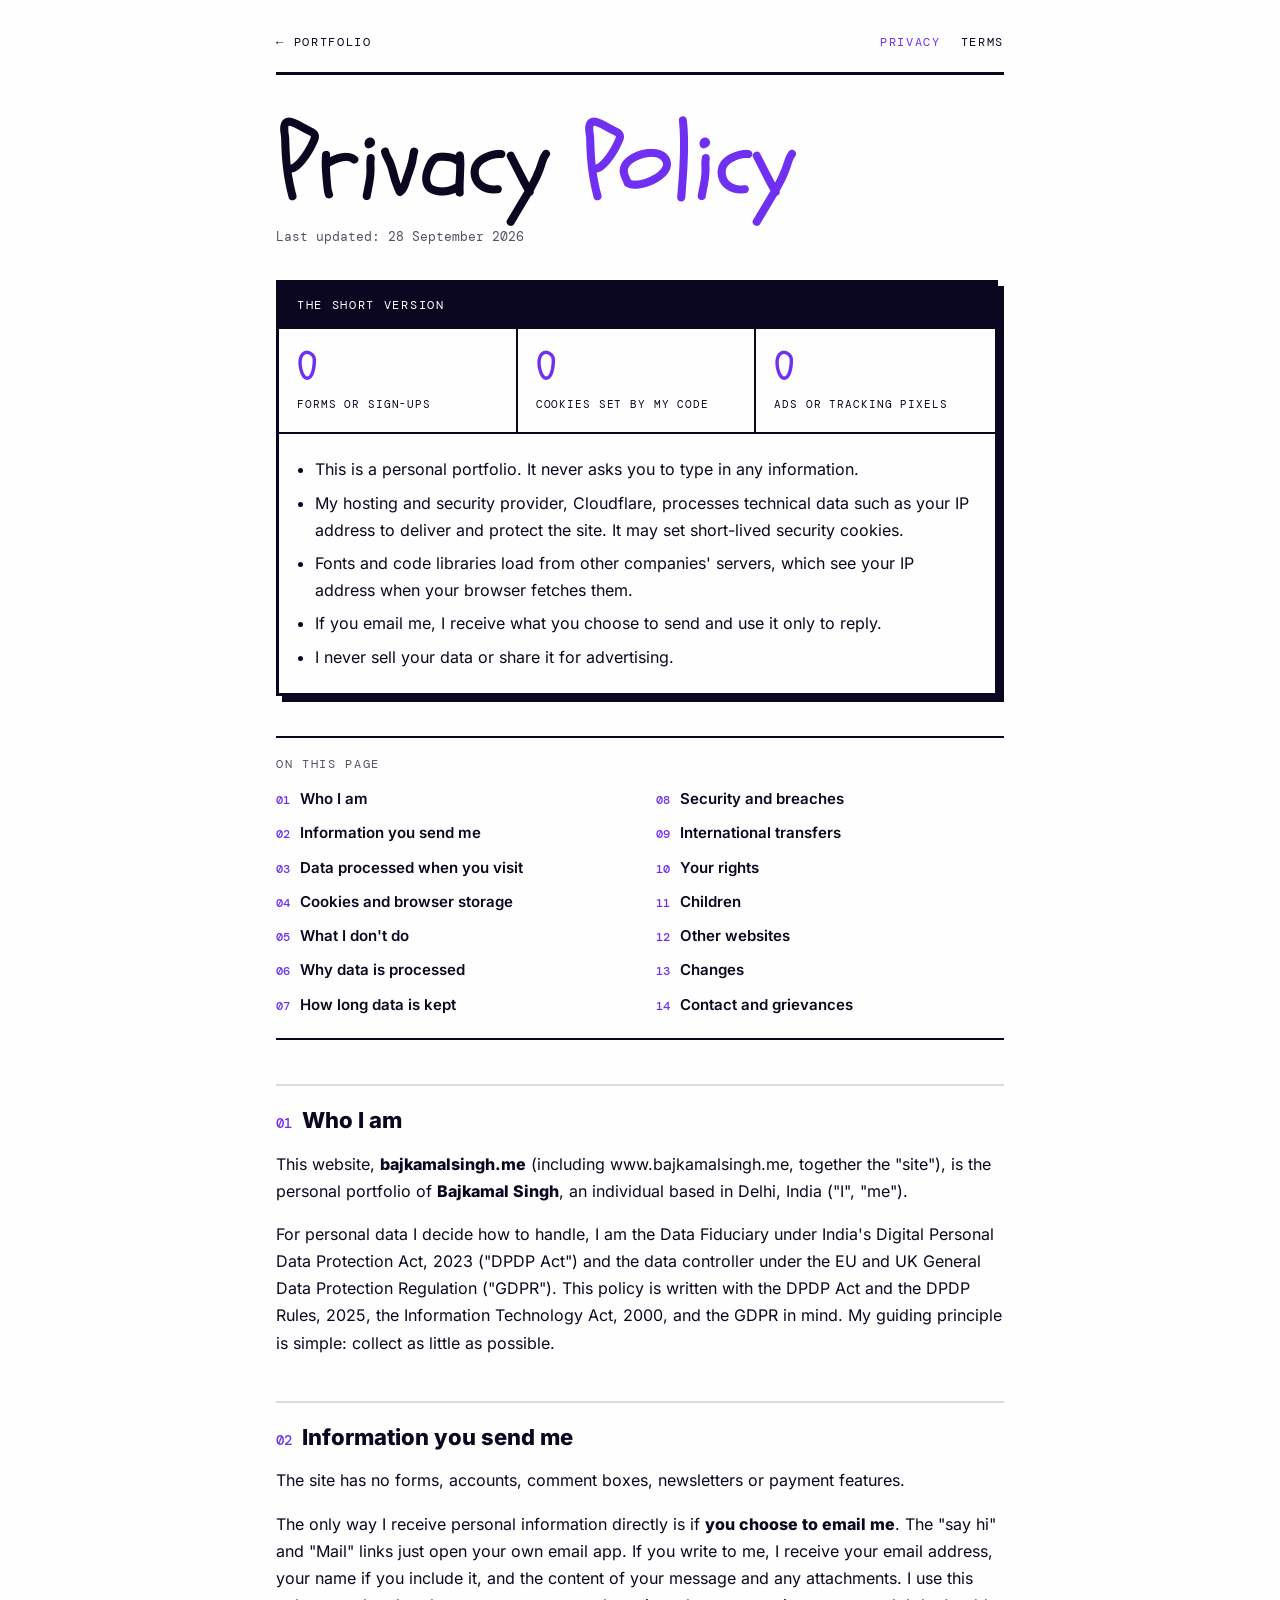
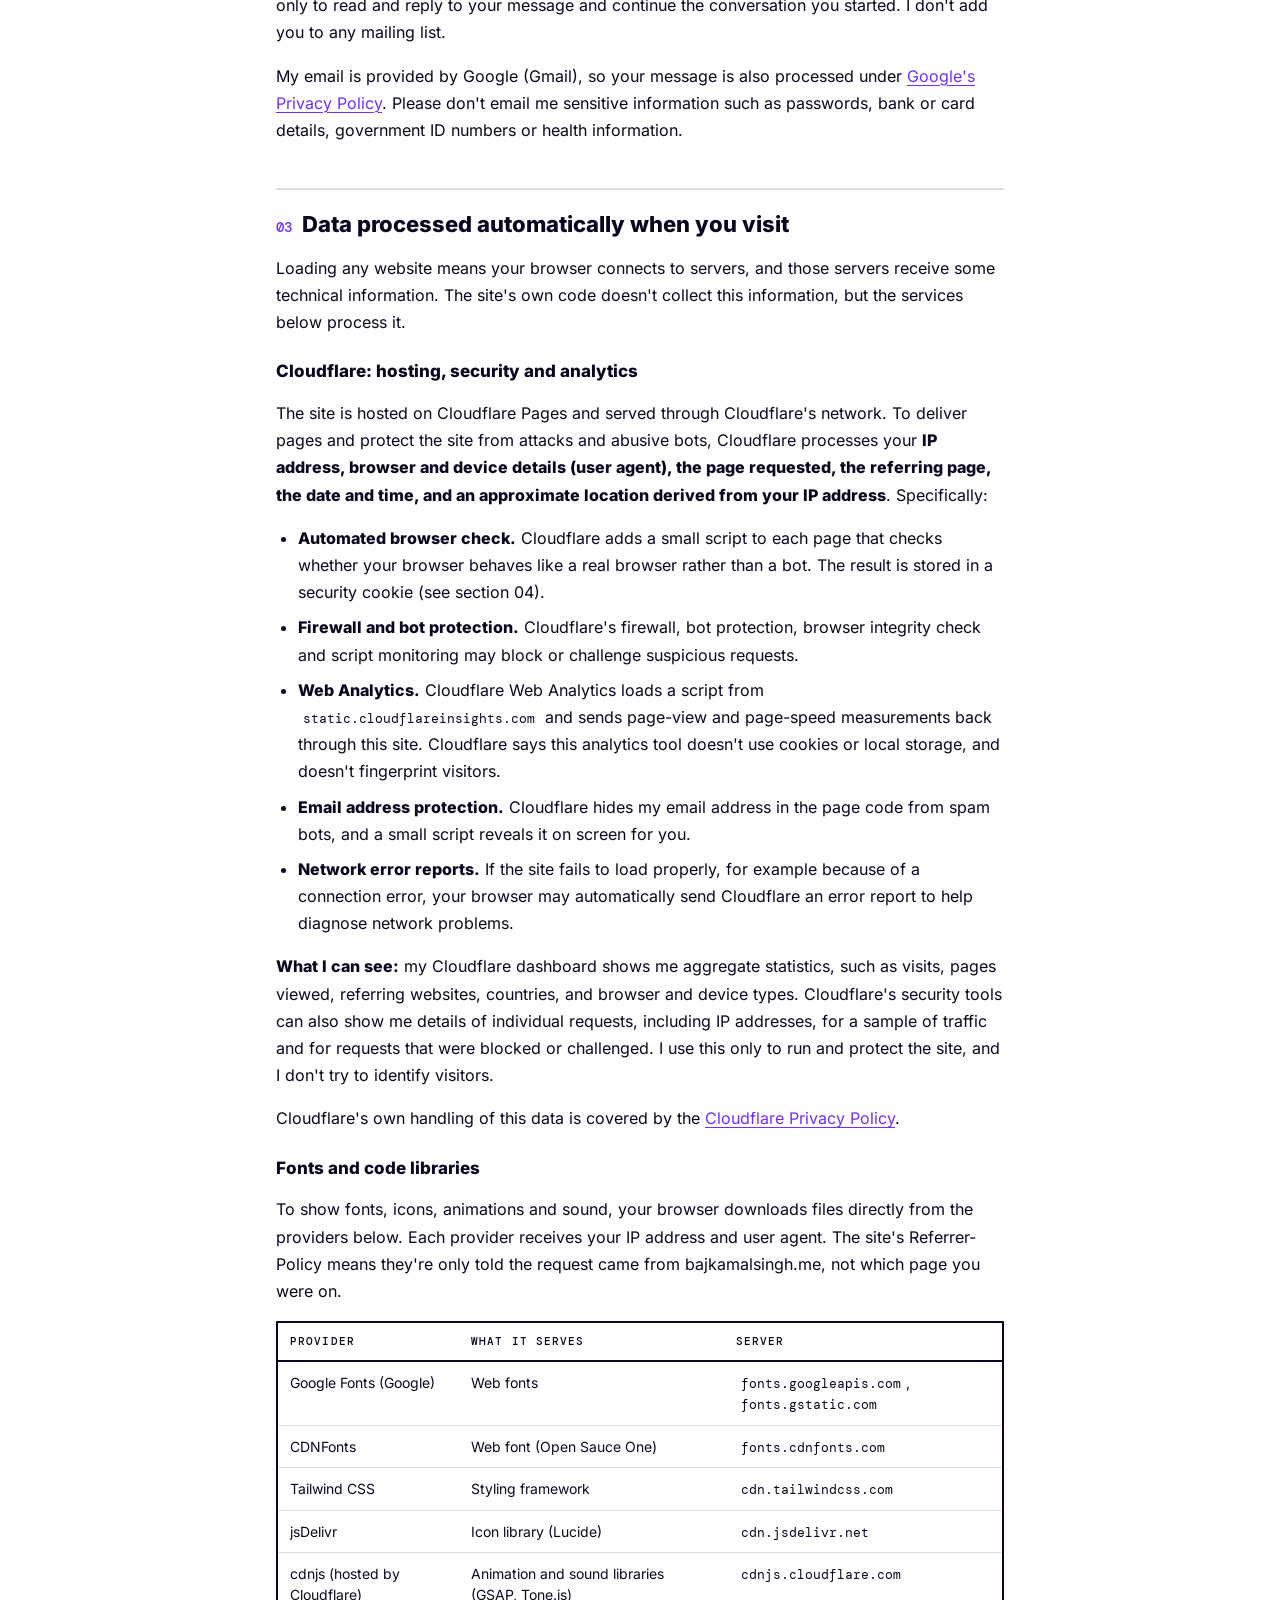
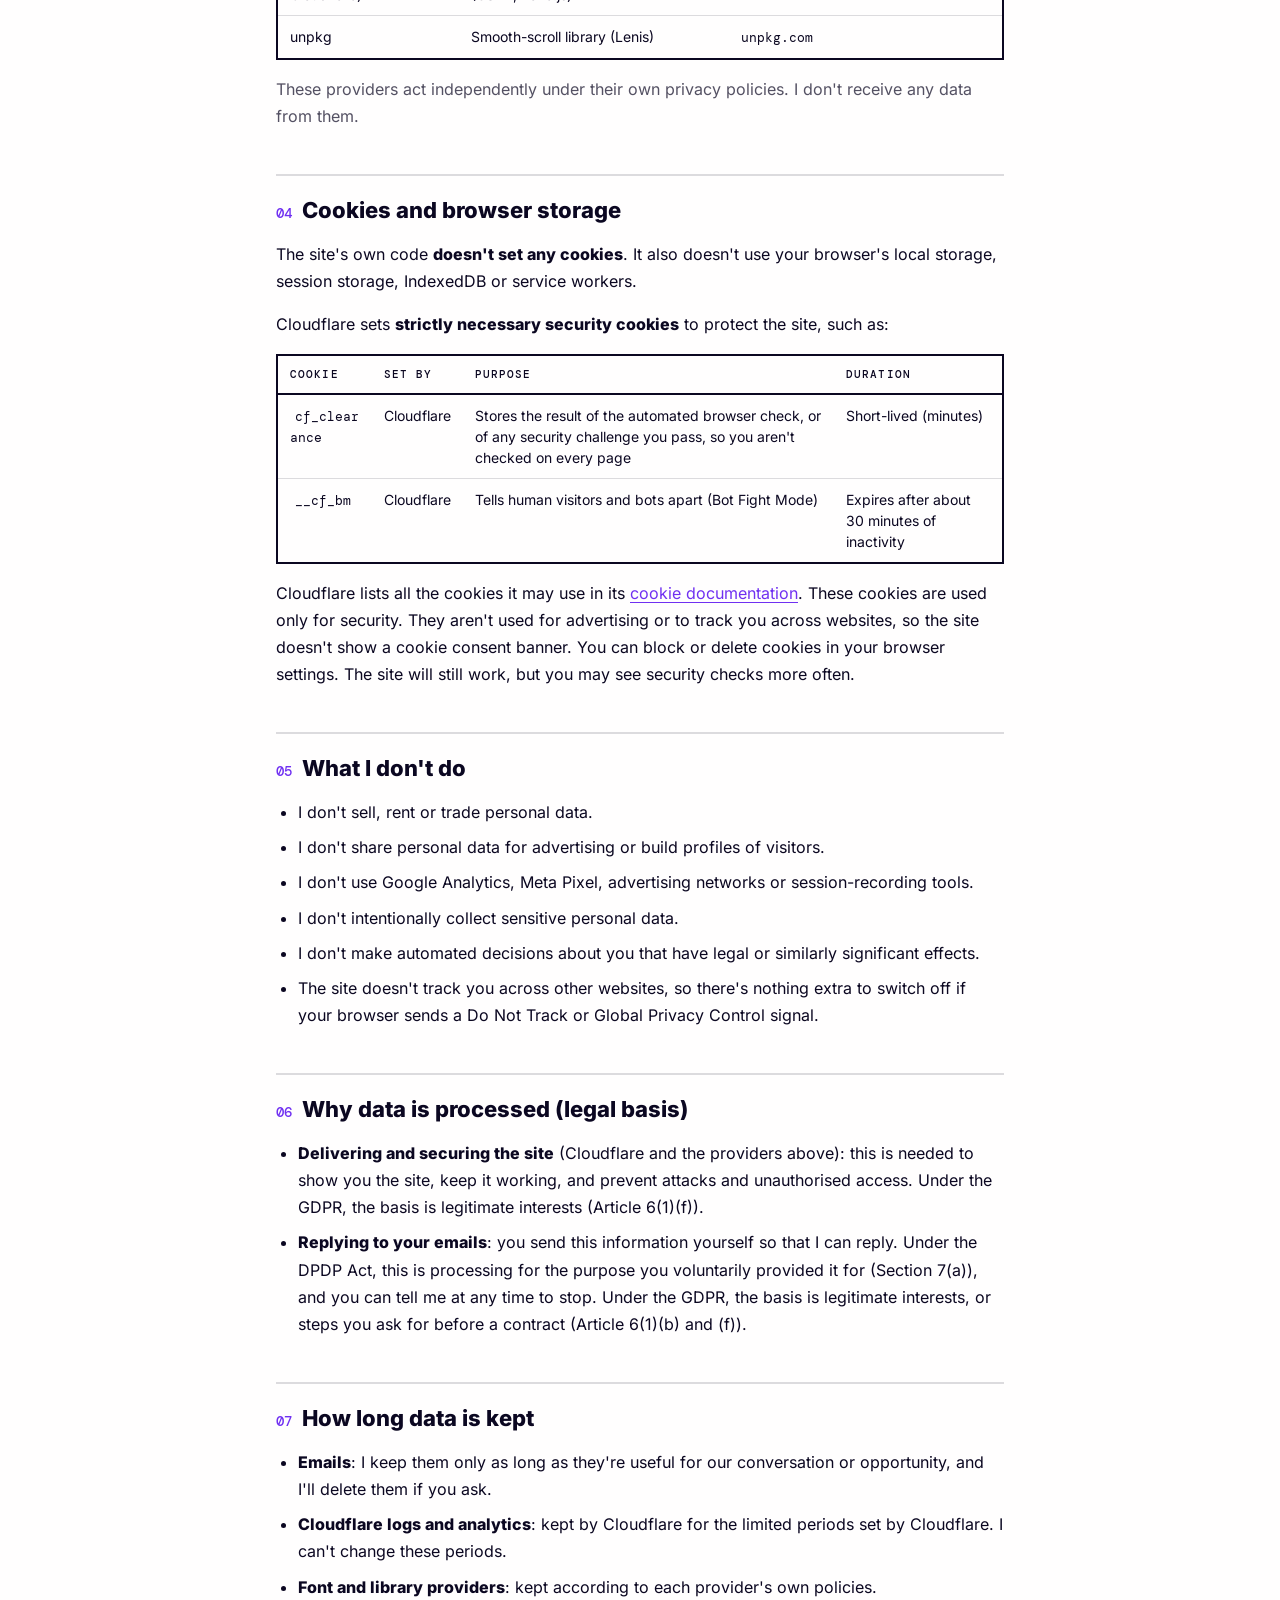
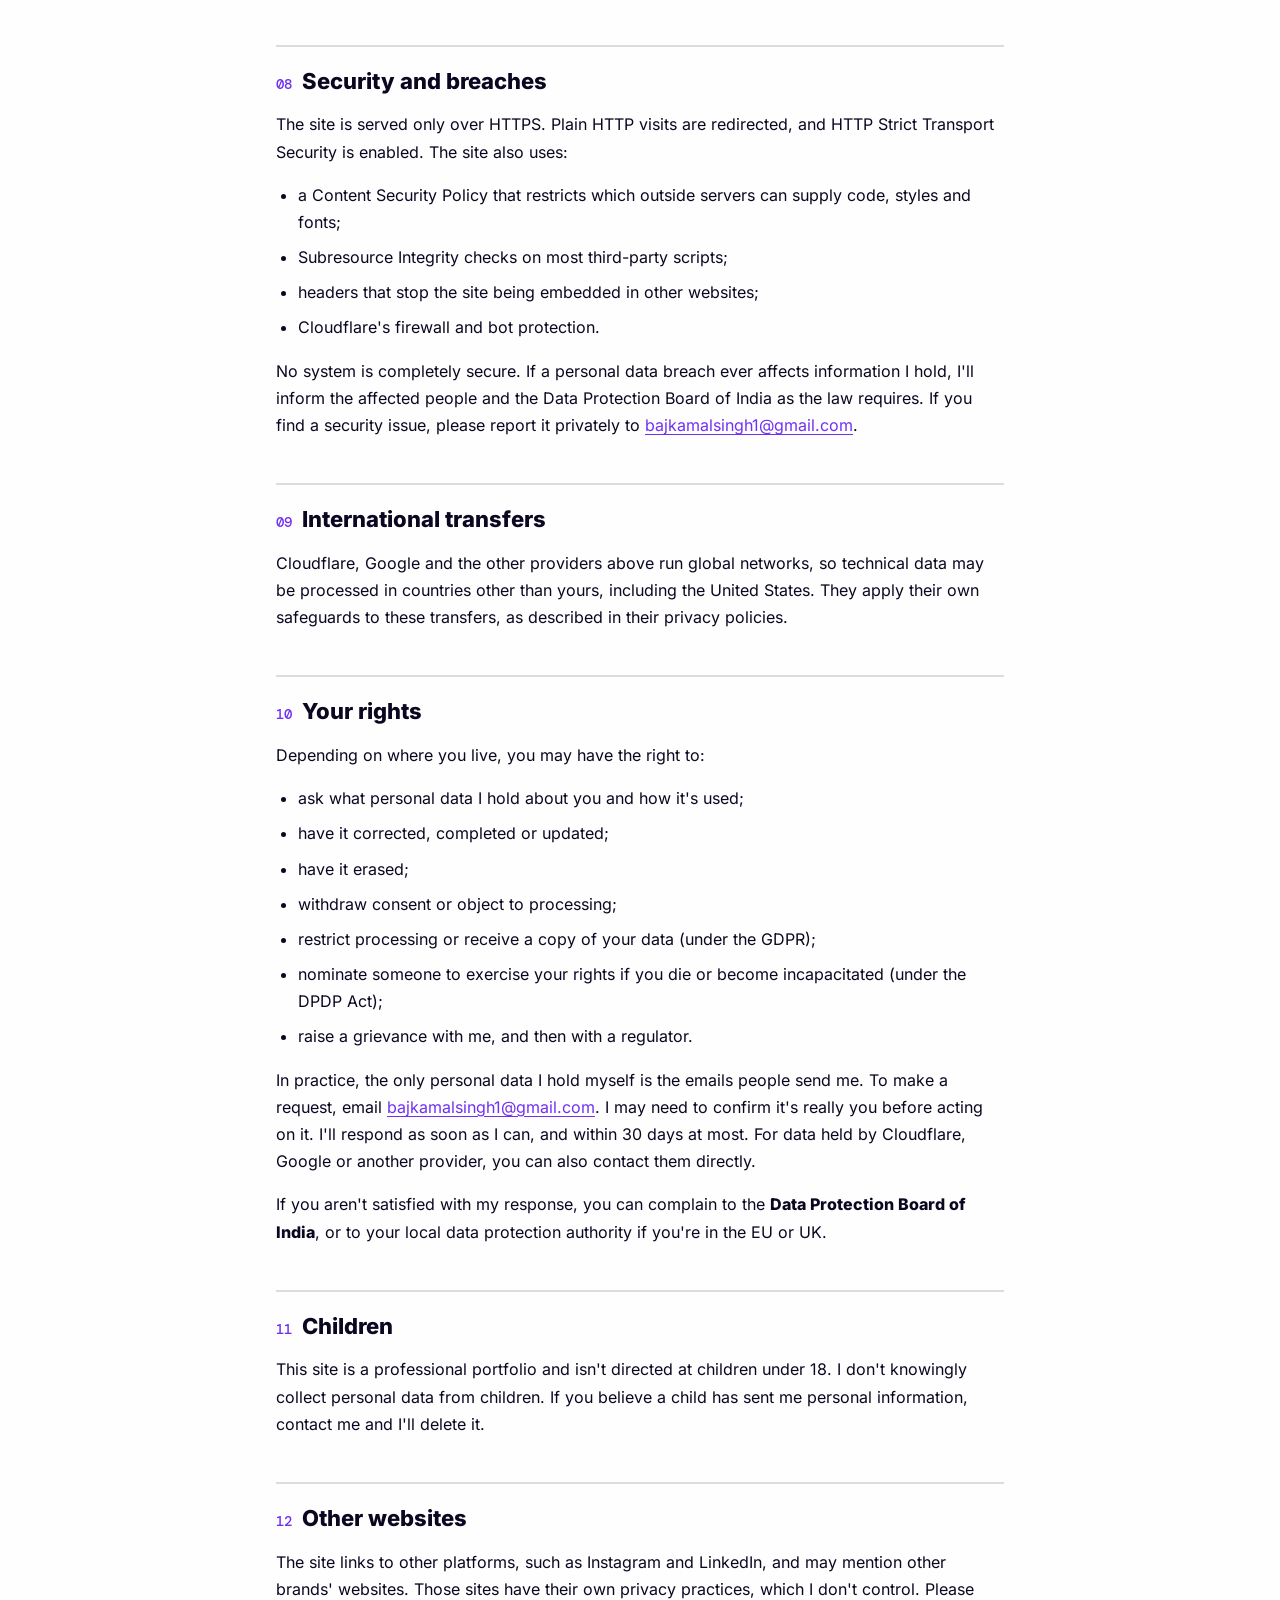
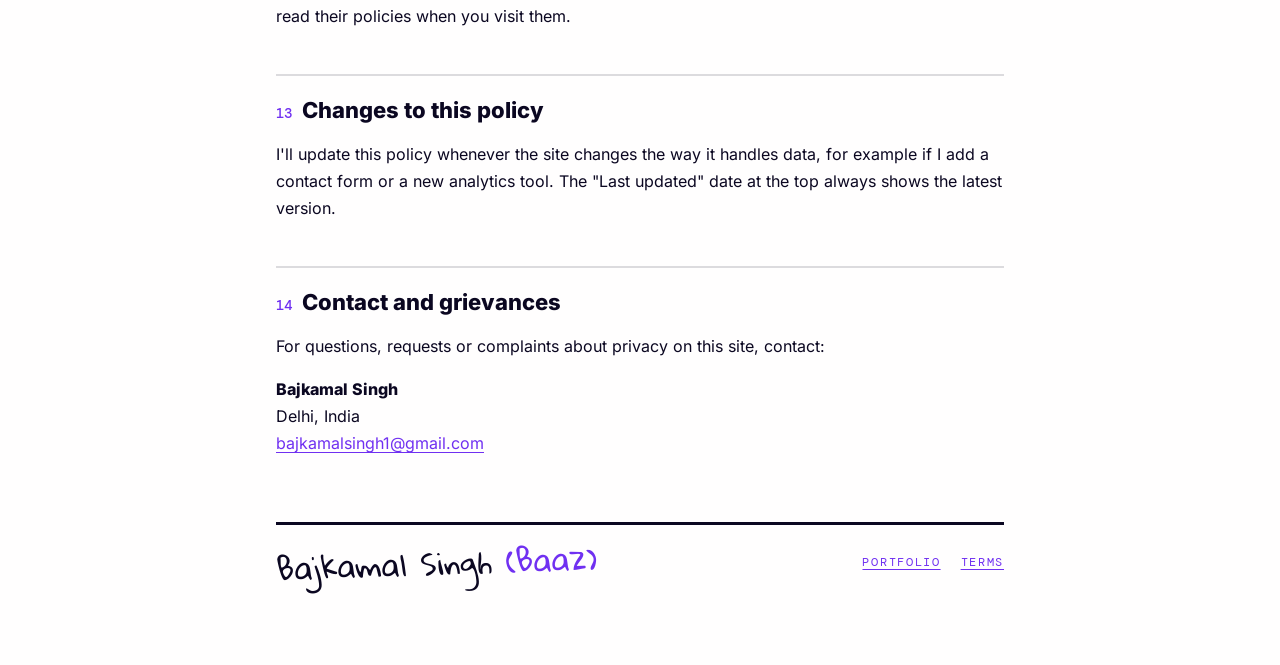
<file: privacy.html>
<!DOCTYPE html>
<html lang="en">
<head>
    <meta charset="UTF-8">
    <meta name="viewport" content="width=device-width, initial-scale=1.0">
    <meta name="color-scheme" content="only light">
    <title>Privacy Policy | Bajkamal Singh</title>
    <meta name="description" content="Privacy Policy for bajkamalsingh.me — what data is processed when you visit this portfolio, by whom, and your rights.">

    
    
    <link href="fonts/fontface-0.css" rel="stylesheet">

    <style>
        :root {
            --beige: #FFFEFE;
            --beige-dark: #FFFEFE;
            --blue: #7030F1;
            --navy: #0B0721;
            --muted: rgba(11,7,33,0.7);
            --rule: rgba(11,7,33,0.14);
        }
        *, *::before, *::after { box-sizing: border-box; }
        html { -webkit-text-size-adjust: 100%; scroll-behavior: smooth; }
        @media (prefers-reduced-motion: reduce) { html { scroll-behavior: auto; } }
        body {
            margin: 0;
            background: var(--beige);
            color: var(--navy);
            font-family: 'Inter', Arial, sans-serif;
            font-size: 16px;
            line-height: 1.7;
            overflow-wrap: break-word;
        }
        ::selection { background: var(--blue); color: var(--beige); }
        a { color: var(--blue); text-underline-offset: 3px; }
        a:focus-visible { outline: 2px solid var(--blue); outline-offset: 3px; }

        .wrap { max-width: 760px; margin: 0 auto; padding: 20px 16px 80px; }
        .topbar {
            display: flex; justify-content: space-between; align-items: center; gap: 16px;
            font-family: 'DM Mono', monospace; font-size: 12px; letter-spacing: 0.14em; text-transform: uppercase;
            padding-bottom: 8px; border-bottom: 3px solid var(--navy);
        }
        .topbar a { color: var(--navy); text-decoration: none; display: inline-flex; align-items: center; min-height: 44px; }
        .topbar a:hover { color: var(--blue); }
        .topbar nav { display: flex; gap: 20px; }
        .topbar nav a[aria-current="page"] { color: var(--blue); }

        h1 {
            font-family: 'Schoolbell', cursive; font-weight: 400;
            font-size: clamp(52px, 14vw, 104px); line-height: 0.95;
            margin: 40px 0 12px; letter-spacing: -0.01em;
        }
        h1 span { color: var(--blue); }
        .updated { font-family: 'DM Mono', monospace; font-size: 13px; color: var(--muted); margin: 0 0 32px; }

        .ledger {
            border: 3px solid var(--navy); background: #FFFEFE;
            box-shadow: 6px 6px 0 var(--navy);
            margin: 0 6px 40px 0;
        }
        .ledger-head {
            font-family: 'DM Mono', monospace; font-size: 12px; letter-spacing: 0.14em; text-transform: uppercase;
            padding: 12px 18px; border-bottom: 2px solid var(--navy); background: var(--navy); color: var(--beige);
        }
        .ledger-counts { display: grid; grid-template-columns: repeat(3, 1fr); border-bottom: 2px solid var(--navy); }
        .ledger-counts div { padding: 16px 18px; border-right: 2px solid var(--navy); }
        .ledger-counts div:last-child { border-right: 0; }
        .ledger-counts b { display: block; font-family: 'Schoolbell', cursive; font-weight: 400; font-size: 44px; line-height: 1; color: var(--blue); }
        .ledger-counts span { font-family: 'DM Mono', monospace; font-size: 11px; letter-spacing: 0.08em; text-transform: uppercase; }
        .ledger ul { margin: 0; padding: 16px 18px 16px 36px; }
        .ledger li { margin: 6px 0; }

        .toc { border-top: 2px solid var(--navy); border-bottom: 2px solid var(--navy); padding: 16px 0; margin: 0 0 8px; }
        .toc-title { font-family: 'DM Mono', monospace; font-size: 12px; letter-spacing: 0.14em; text-transform: uppercase; margin: 0 0 8px; color: var(--muted); }
        .toc ol { list-style: none; margin: 0; padding: 0; columns: 2; column-gap: 32px; }
        .toc li { margin: 0; break-inside: avoid; }
        .toc a { display: flex; gap: 10px; align-items: baseline; padding: 7px 0; color: var(--navy); text-decoration: none; font-weight: 600; font-size: 15px; line-height: 1.35; }
        .toc a:hover { color: var(--blue); }
        .toc a span { font-family: 'DM Mono', monospace; font-weight: 500; font-size: 12px; color: var(--blue); flex: 0 0 auto; }

        h2 {
            font-family: 'Inter', Arial, sans-serif; font-weight: 800; font-size: 22px; line-height: 1.3;
            margin: 44px 0 12px; padding-top: 20px; border-top: 2px solid var(--rule);
            scroll-margin-top: 12px;
        }
        h2 .n { font-family: 'DM Mono', monospace; font-weight: 500; font-size: 14px; color: var(--blue); margin-right: 10px; }
        h3 { font-size: 17px; font-weight: 800; margin: 24px 0 6px; line-height: 1.4; }
        ul { padding-left: 22px; }
        li { margin: 8px 0; }
        .muted { color: var(--muted); }

        .table-scroll { overflow-x: auto; margin: 16px 0; border: 2px solid var(--navy); background: #FFFEFE; }
        table { width: 100%; border-collapse: collapse; font-size: 14px; line-height: 1.5; }
        th, td { text-align: left; vertical-align: top; padding: 10px 12px; border-bottom: 1px solid var(--rule); }
        th { font-family: 'DM Mono', monospace; font-weight: 500; font-size: 11px; letter-spacing: 0.1em; text-transform: uppercase; background: var(--beige-dark); border-bottom: 2px solid var(--navy); }
        tr:last-child td { border-bottom: 0; }
        code { font-family: 'DM Mono', monospace; font-size: 13px; background: var(--beige-dark); padding: 1px 5px; overflow-wrap: anywhere; }

        .sign {
            margin-top: 64px; padding-top: 16px; border-top: 3px solid var(--navy);
            display: flex; flex-wrap: wrap; justify-content: space-between; align-items: center; gap: 12px 16px;
        }
        .sign .name { font-family: 'Gloria Hallelujah', cursive; font-size: 30px; line-height: 1.2; transform: rotate(-2deg); }
        .sign .name span { color: var(--blue); }
        .sign .links { font-family: 'DM Mono', monospace; font-size: 12px; letter-spacing: 0.14em; text-transform: uppercase; display: flex; gap: 20px; }
        .sign .links a { display: inline-flex; align-items: center; min-height: 44px; }

        .visually-hidden { position: absolute; width: 1px; height: 1px; padding: 0; margin: -1px; overflow: hidden; clip: rect(0, 0, 0, 0); white-space: nowrap; border: 0; }

        /* Phones: stack tables into cards so nothing needs sideways scrolling */
        @media (max-width: 600px) {
            .toc ol { columns: 1; }
            h2 { font-size: 20px; margin-top: 36px; }
            .ledger-counts { grid-template-columns: 1fr; }
            .ledger-counts div { border-right: 0; border-bottom: 2px solid var(--navy); display: flex; align-items: center; gap: 14px; padding: 12px 18px; }
            .ledger-counts div:last-child { border-bottom: 0; }
            .ledger-counts b { font-size: 38px; }
            .ledger ul { padding: 14px 16px 14px 32px; }

            .table-scroll { border: 0; background: transparent; overflow: visible; }
            .table-scroll thead { position: absolute; width: 1px; height: 1px; overflow: hidden; clip: rect(0, 0, 0, 0); }
            .table-scroll table, .table-scroll tbody, .table-scroll tr, .table-scroll td { display: block; width: 100%; }
            .table-scroll tr { background: #FFFEFE; border: 2px solid var(--navy); margin: 0 0 12px; }
            .table-scroll td { border-bottom: 1px solid var(--rule); padding: 10px 14px; font-size: 15px; }
            .table-scroll tr td:last-child { border-bottom: 0; }
            .table-scroll td::before {
                content: attr(data-label); display: block; margin-bottom: 2px;
                font-family: 'DM Mono', monospace; font-size: 11px; letter-spacing: 0.1em; text-transform: uppercase; color: var(--muted);
            }
        }
    </style>
</head>
<body>
    <div class="wrap">
        <header class="topbar">
            <a href="index.html">&larr; Portfolio</a>
            <nav aria-label="Legal">
                <a href="privacy.html" aria-current="page">Privacy</a>
                <a href="terms.html">Terms</a>
            </nav>
        </header>

        <main>
            <h1>Privacy <span>Policy</span></h1>
            <p class="updated">Last updated: 28 September 2026</p>

            <section class="ledger" aria-label="Summary">
                <div class="ledger-head">The short version</div>
                <div class="ledger-counts">
                    <div><b>0</b><span>Forms or sign-ups</span></div>
                    <div><b>0</b><span>Cookies set by my code</span></div>
                    <div><b>0</b><span>Ads or tracking pixels</span></div>
                </div>
                <ul>
                    <li>This is a personal portfolio. It never asks you to type in any information.</li>
                    <li>My hosting and security provider, Cloudflare, processes technical data such as your IP address to deliver and protect the site. It may set short-lived security cookies.</li>
                    <li>Fonts and code libraries load from other companies' servers, which see your IP address when your browser fetches them.</li>
                    <li>If you email me, I receive what you choose to send and use it only to reply.</li>
                    <li>I never sell your data or share it for advertising.</li>
                </ul>
            </section>

            <nav class="toc" aria-label="Contents">
                <p class="toc-title">On this page</p>
                <ol>
                    <li><a href="#who"><span>01</span>Who I am</a></li>
                    <li><a href="#direct"><span>02</span>Information you send me</a></li>
                    <li><a href="#automatic"><span>03</span>Data processed when you visit</a></li>
                    <li><a href="#cookies"><span>04</span>Cookies and browser storage</a></li>
                    <li><a href="#dont"><span>05</span>What I don't do</a></li>
                    <li><a href="#basis"><span>06</span>Why data is processed</a></li>
                    <li><a href="#retention"><span>07</span>How long data is kept</a></li>
                    <li><a href="#security"><span>08</span>Security and breaches</a></li>
                    <li><a href="#transfers"><span>09</span>International transfers</a></li>
                    <li><a href="#rights"><span>10</span>Your rights</a></li>
                    <li><a href="#children"><span>11</span>Children</a></li>
                    <li><a href="#links"><span>12</span>Other websites</a></li>
                    <li><a href="#changes"><span>13</span>Changes</a></li>
                    <li><a href="#contact"><span>14</span>Contact and grievances</a></li>
                </ol>
            </nav>

            <h2 id="who"><span class="n">01</span>Who I am</h2>
            <p>This website, <strong>bajkamalsingh.me</strong> (including www.bajkamalsingh.me, together the "site"), is the personal portfolio of <strong>Bajkamal Singh</strong>, an individual based in Delhi, India ("I", "me").</p>
            <p>For personal data I decide how to handle, I am the Data Fiduciary under India's Digital Personal Data Protection Act, 2023 ("DPDP Act") and the data controller under the EU and UK General Data Protection Regulation ("GDPR"). This policy is written with the DPDP Act and the DPDP Rules, 2025, the Information Technology Act, 2000, and the GDPR in mind. My guiding principle is simple: collect as little as possible.</p>

            <h2 id="direct"><span class="n">02</span>Information you send me</h2>
            <p>The site has no forms, accounts, comment boxes, newsletters or payment features.</p>
            <p>The only way I receive personal information directly is if <strong>you choose to email me</strong>. The "say hi" and "Mail" links just open your own email app. If you write to me, I receive your email address, your name if you include it, and the content of your message and any attachments. I use this only to read and reply to your message and continue the conversation you started. I don't add you to any mailing list.</p>
            <p>My email is provided by Google (Gmail), so your message is also processed under <a href="https://policies.google.com/privacy" target="_blank" rel="noopener noreferrer">Google's Privacy Policy</a>. Please don't email me sensitive information such as passwords, bank or card details, government ID numbers or health information.</p>

            <h2 id="automatic"><span class="n">03</span>Data processed automatically when you visit</h2>
            <p>Loading any website means your browser connects to servers, and those servers receive some technical information. The site's own code doesn't collect this information, but the services below process it.</p>

            <h3>Cloudflare: hosting, security and analytics</h3>
            <p>The site is hosted on Cloudflare Pages and served through Cloudflare's network. To deliver pages and protect the site from attacks and abusive bots, Cloudflare processes your <strong>IP address, browser and device details (user agent), the page requested, the referring page, the date and time, and an approximate location derived from your IP address</strong>. Specifically:</p>
            <ul>
                <li><strong>Automated browser check.</strong> Cloudflare adds a small script to each page that checks whether your browser behaves like a real browser rather than a bot. The result is stored in a security cookie (see section 04).</li>
                <li><strong>Firewall and bot protection.</strong> Cloudflare's firewall, bot protection, browser integrity check and script monitoring may block or challenge suspicious requests.</li>
                <li><strong>Web Analytics.</strong> Cloudflare Web Analytics loads a script from <code>static.cloudflareinsights.com</code> and sends page-view and page-speed measurements back through this site. Cloudflare says this analytics tool doesn't use cookies or local storage, and doesn't fingerprint visitors.</li>
                <li><strong>Email address protection.</strong> Cloudflare hides my email address in the page code from spam bots, and a small script reveals it on screen for you.</li>
                <li><strong>Network error reports.</strong> If the site fails to load properly, for example because of a connection error, your browser may automatically send Cloudflare an error report to help diagnose network problems.</li>
            </ul>
            <p><strong>What I can see:</strong> my Cloudflare dashboard shows me aggregate statistics, such as visits, pages viewed, referring websites, countries, and browser and device types. Cloudflare's security tools can also show me details of individual requests, including IP addresses, for a sample of traffic and for requests that were blocked or challenged. I use this only to run and protect the site, and I don't try to identify visitors.</p>
            <p>Cloudflare's own handling of this data is covered by the <a href="https://www.cloudflare.com/privacypolicy/" target="_blank" rel="noopener noreferrer">Cloudflare Privacy Policy</a>.</p>

            <h3>Fonts and code libraries</h3>
            <p>To show fonts, icons, animations and sound, your browser downloads files directly from the providers below. Each provider receives your IP address and user agent. The site's Referrer-Policy means they're only told the request came from bajkamalsingh.me, not which page you were on.</p>
            <div class="table-scroll">
                <table>
                    <thead>
                        <tr><th scope="col">Provider</th><th scope="col">What it serves</th><th scope="col">Server</th></tr>
                    </thead>
                    <tbody>
                        <tr><td data-label="Provider">Google Fonts (Google)</td><td data-label="What it serves">Web fonts</td><td data-label="Server"><code>fonts.googleapis.com</code>, <code>fonts.gstatic.com</code></td></tr>
                        <tr><td data-label="Provider">CDNFonts</td><td data-label="What it serves">Web font (Open Sauce One)</td><td data-label="Server"><code>fonts.cdnfonts.com</code></td></tr>
                        <tr><td data-label="Provider">Tailwind CSS</td><td data-label="What it serves">Styling framework</td><td data-label="Server"><code>cdn.tailwindcss.com</code></td></tr>
                        <tr><td data-label="Provider">jsDelivr</td><td data-label="What it serves">Icon library (Lucide)</td><td data-label="Server"><code>cdn.jsdelivr.net</code></td></tr>
                        <tr><td data-label="Provider">cdnjs (hosted by Cloudflare)</td><td data-label="What it serves">Animation and sound libraries (GSAP, Tone.js)</td><td data-label="Server"><code>cdnjs.cloudflare.com</code></td></tr>
                        <tr><td data-label="Provider">unpkg</td><td data-label="What it serves">Smooth-scroll library (Lenis)</td><td data-label="Server"><code>unpkg.com</code></td></tr>
                    </tbody>
                </table>
            </div>
            <p class="muted">These providers act independently under their own privacy policies. I don't receive any data from them.</p>

            <h2 id="cookies"><span class="n">04</span>Cookies and browser storage</h2>
            <p>The site's own code <strong>doesn't set any cookies</strong>. It also doesn't use your browser's local storage, session storage, IndexedDB or service workers.</p>
            <p>Cloudflare sets <strong>strictly necessary security cookies</strong> to protect the site, such as:</p>
            <div class="table-scroll">
                <table>
                    <thead>
                        <tr><th scope="col">Cookie</th><th scope="col">Set by</th><th scope="col">Purpose</th><th scope="col">Duration</th></tr>
                    </thead>
                    <tbody>
                        <tr><td data-label="Cookie"><code>cf_clearance</code></td><td data-label="Set by">Cloudflare</td><td data-label="Purpose">Stores the result of the automated browser check, or of any security challenge you pass, so you aren't checked on every page</td><td data-label="Duration">Short-lived (minutes)</td></tr>
                        <tr><td data-label="Cookie"><code>__cf_bm</code></td><td data-label="Set by">Cloudflare</td><td data-label="Purpose">Tells human visitors and bots apart (Bot Fight Mode)</td><td data-label="Duration">Expires after about 30 minutes of inactivity</td></tr>
                    </tbody>
                </table>
            </div>
            <p>Cloudflare lists all the cookies it may use in its <a href="https://developers.cloudflare.com/fundamentals/reference/policies-compliances/cloudflare-cookies/" target="_blank" rel="noopener noreferrer">cookie documentation</a>. These cookies are used only for security. They aren't used for advertising or to track you across websites, so the site doesn't show a cookie consent banner. You can block or delete cookies in your browser settings. The site will still work, but you may see security checks more often.</p>

            <h2 id="dont"><span class="n">05</span>What I don't do</h2>
            <ul>
                <li>I don't sell, rent or trade personal data.</li>
                <li>I don't share personal data for advertising or build profiles of visitors.</li>
                <li>I don't use Google Analytics, Meta Pixel, advertising networks or session-recording tools.</li>
                <li>I don't intentionally collect sensitive personal data.</li>
                <li>I don't make automated decisions about you that have legal or similarly significant effects.</li>
                <li>The site doesn't track you across other websites, so there's nothing extra to switch off if your browser sends a Do Not Track or Global Privacy Control signal.</li>
            </ul>

            <h2 id="basis"><span class="n">06</span>Why data is processed (legal basis)</h2>
            <ul>
                <li><strong>Delivering and securing the site</strong> (Cloudflare and the providers above): this is needed to show you the site, keep it working, and prevent attacks and unauthorised access. Under the GDPR, the basis is legitimate interests (Article 6(1)(f)).</li>
                <li><strong>Replying to your emails</strong>: you send this information yourself so that I can reply. Under the DPDP Act, this is processing for the purpose you voluntarily provided it for (Section 7(a)), and you can tell me at any time to stop. Under the GDPR, the basis is legitimate interests, or steps you ask for before a contract (Article 6(1)(b) and (f)).</li>
            </ul>

            <h2 id="retention"><span class="n">07</span>How long data is kept</h2>
            <ul>
                <li><strong>Emails</strong>: I keep them only as long as they're useful for our conversation or opportunity, and I'll delete them if you ask.</li>
                <li><strong>Cloudflare logs and analytics</strong>: kept by Cloudflare for the limited periods set by Cloudflare. I can't change these periods.</li>
                <li><strong>Font and library providers</strong>: kept according to each provider's own policies.</li>
            </ul>

            <h2 id="security"><span class="n">08</span>Security and breaches</h2>
            <p>The site is served only over HTTPS. Plain HTTP visits are redirected, and HTTP Strict Transport Security is enabled. The site also uses:</p>
            <ul>
                <li>a Content Security Policy that restricts which outside servers can supply code, styles and fonts;</li>
                <li>Subresource Integrity checks on most third-party scripts;</li>
                <li>headers that stop the site being embedded in other websites;</li>
                <li>Cloudflare's firewall and bot protection.</li>
            </ul>
            <p>No system is completely secure. If a personal data breach ever affects information I hold, I'll inform the affected people and the Data Protection Board of India as the law requires. If you find a security issue, please report it privately to <a href="mailto:bajkamalsingh1@gmail.com">bajkamalsingh1@gmail.com</a>.</p>

            <h2 id="transfers"><span class="n">09</span>International transfers</h2>
            <p>Cloudflare, Google and the other providers above run global networks, so technical data may be processed in countries other than yours, including the United States. They apply their own safeguards to these transfers, as described in their privacy policies.</p>

            <h2 id="rights"><span class="n">10</span>Your rights</h2>
            <p>Depending on where you live, you may have the right to:</p>
            <ul>
                <li>ask what personal data I hold about you and how it's used;</li>
                <li>have it corrected, completed or updated;</li>
                <li>have it erased;</li>
                <li>withdraw consent or object to processing;</li>
                <li>restrict processing or receive a copy of your data (under the GDPR);</li>
                <li>nominate someone to exercise your rights if you die or become incapacitated (under the DPDP Act);</li>
                <li>raise a grievance with me, and then with a regulator.</li>
            </ul>
            <p>In practice, the only personal data I hold myself is the emails people send me. To make a request, email <a href="mailto:bajkamalsingh1@gmail.com">bajkamalsingh1@gmail.com</a>. I may need to confirm it's really you before acting on it. I'll respond as soon as I can, and within 30 days at most. For data held by Cloudflare, Google or another provider, you can also contact them directly.</p>
            <p>If you aren't satisfied with my response, you can complain to the <strong>Data Protection Board of India</strong>, or to your local data protection authority if you're in the EU or UK.</p>

            <h2 id="children"><span class="n">11</span>Children</h2>
            <p>This site is a professional portfolio and isn't directed at children under 18. I don't knowingly collect personal data from children. If you believe a child has sent me personal information, contact me and I'll delete it.</p>

            <h2 id="links"><span class="n">12</span>Other websites</h2>
            <p>The site links to other platforms, such as Instagram and LinkedIn, and may mention other brands' websites. Those sites have their own privacy practices, which I don't control. Please read their policies when you visit them.</p>

            <h2 id="changes"><span class="n">13</span>Changes to this policy</h2>
            <p>I'll update this policy whenever the site changes the way it handles data, for example if I add a contact form or a new analytics tool. The "Last updated" date at the top always shows the latest version.</p>

            <h2 id="contact"><span class="n">14</span>Contact and grievances</h2>
            <p>For questions, requests or complaints about privacy on this site, contact:</p>
            <p><strong>Bajkamal Singh</strong><br>Delhi, India<br><a href="mailto:bajkamalsingh1@gmail.com">bajkamalsingh1@gmail.com</a></p>
        </main>

        <footer class="sign">
            <div class="name">Bajkamal Singh <span>(Baaz)</span></div>
            <div class="links">
                <a href="index.html">Portfolio</a>
                <a href="terms.html">Terms</a>
            </div>
        </footer>
    </div>

</body>
</html>
</file>
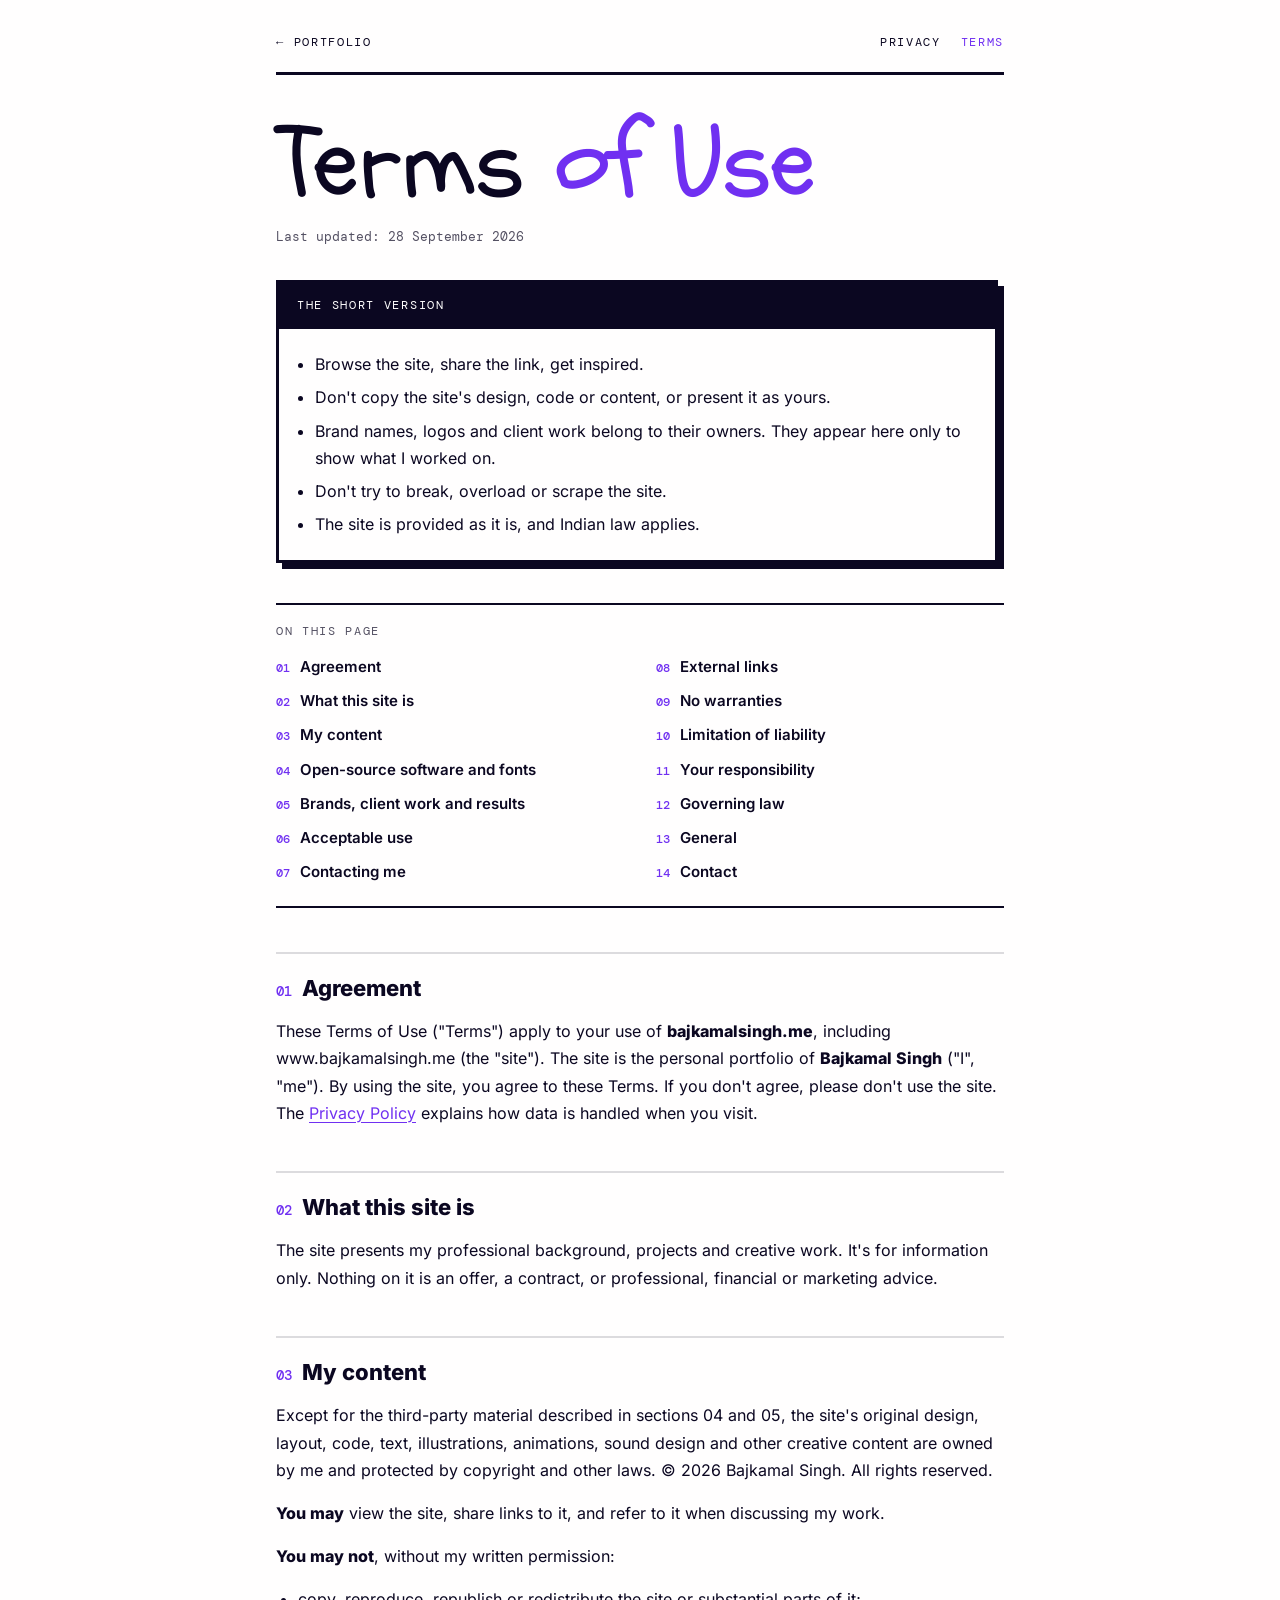
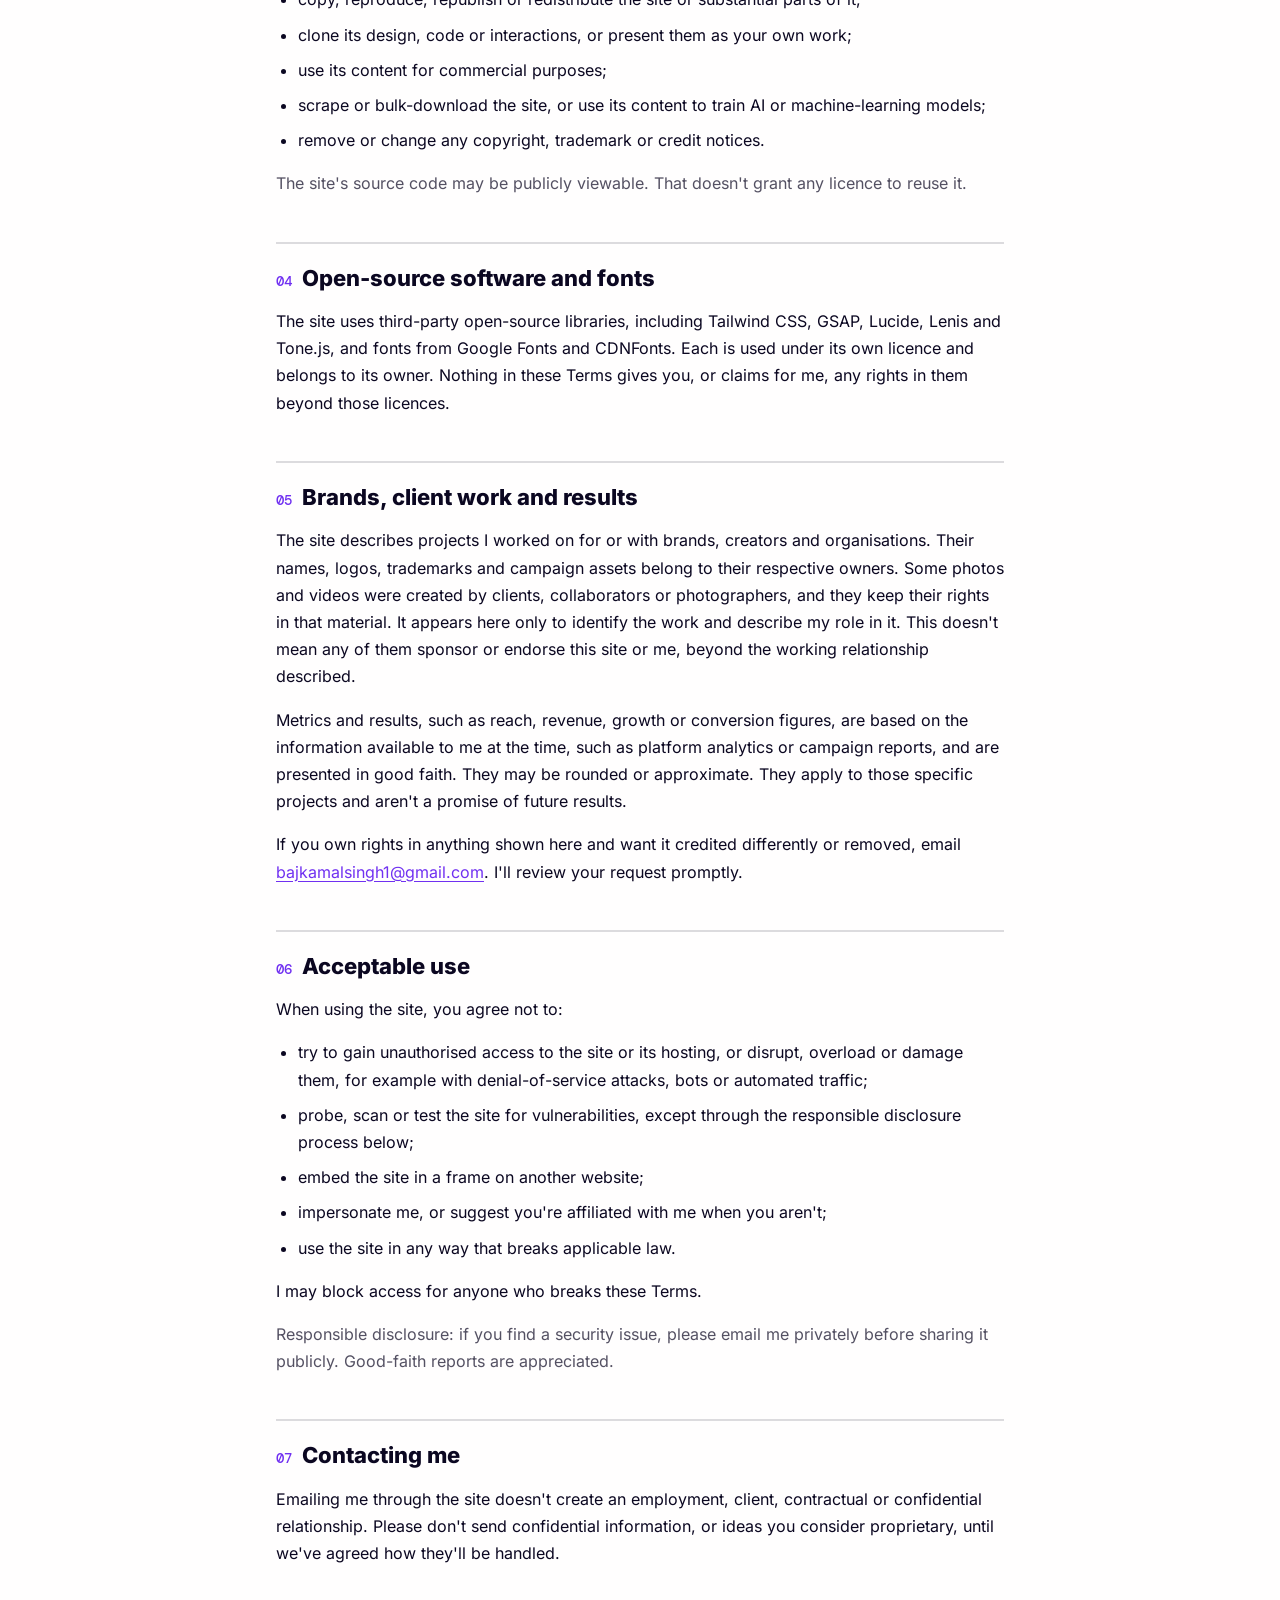
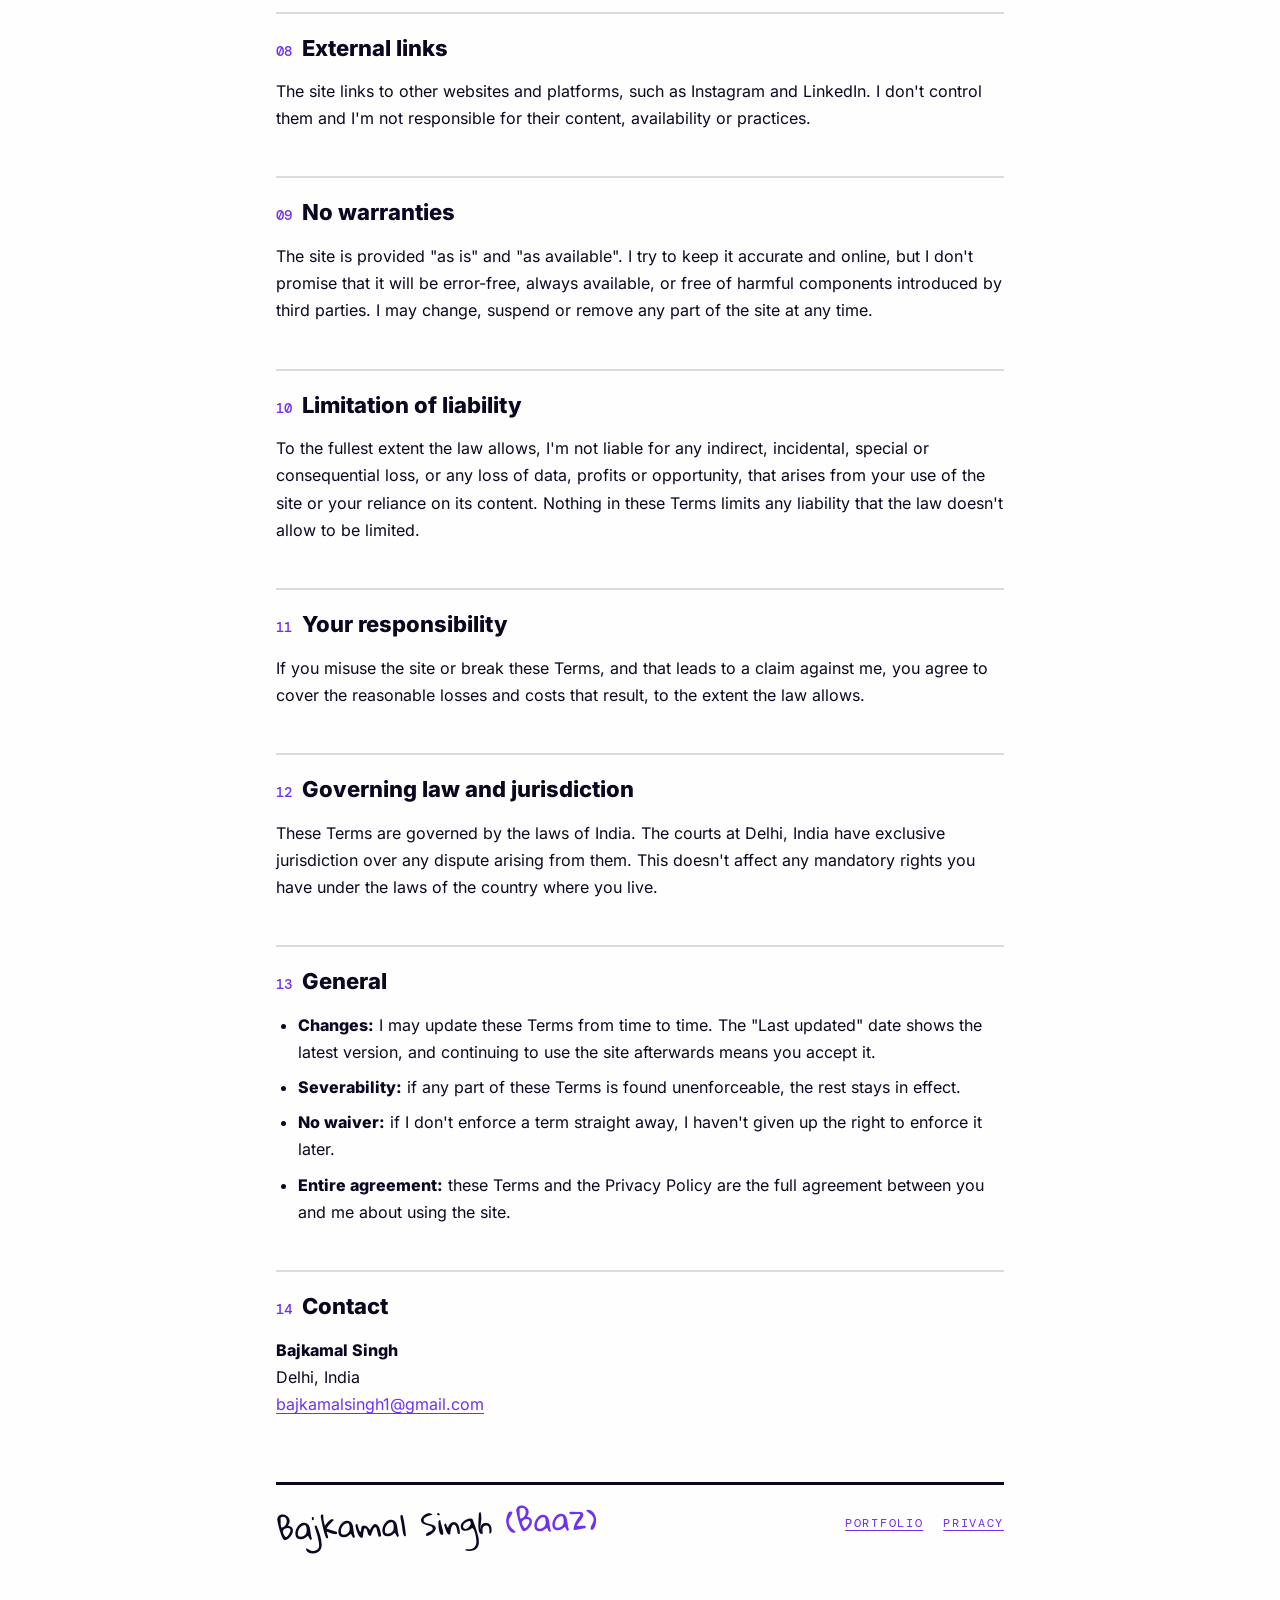
<file: terms.html>
<!DOCTYPE html>
<html lang="en">
<head>
    <meta charset="UTF-8">
    <meta name="viewport" content="width=device-width, initial-scale=1.0">
    <meta name="color-scheme" content="only light">
    <title>Terms of Use | Bajkamal Singh</title>
    <meta name="description" content="Terms of Use for bajkamalsingh.me — ownership of content, third-party work and trademarks, acceptable use and legal terms.">

    
    
    <link href="fonts/fontface-0.css" rel="stylesheet">

    <style>
        :root {
            --beige: #FFFEFE;
            --beige-dark: #FFFEFE;
            --blue: #7030F1;
            --navy: #0B0721;
            --muted: rgba(11,7,33,0.7);
            --rule: rgba(11,7,33,0.14);
        }
        *, *::before, *::after { box-sizing: border-box; }
        html { -webkit-text-size-adjust: 100%; scroll-behavior: smooth; }
        @media (prefers-reduced-motion: reduce) { html { scroll-behavior: auto; } }
        body {
            margin: 0;
            background: var(--beige);
            color: var(--navy);
            font-family: 'Inter', Arial, sans-serif;
            font-size: 16px;
            line-height: 1.7;
            overflow-wrap: break-word;
        }
        ::selection { background: var(--blue); color: var(--beige); }
        a { color: var(--blue); text-underline-offset: 3px; }
        a:focus-visible { outline: 2px solid var(--blue); outline-offset: 3px; }

        .wrap { max-width: 760px; margin: 0 auto; padding: 20px 16px 80px; }
        .topbar {
            display: flex; justify-content: space-between; align-items: center; gap: 16px;
            font-family: 'DM Mono', monospace; font-size: 12px; letter-spacing: 0.14em; text-transform: uppercase;
            padding-bottom: 8px; border-bottom: 3px solid var(--navy);
        }
        .topbar a { color: var(--navy); text-decoration: none; display: inline-flex; align-items: center; min-height: 44px; }
        .topbar a:hover { color: var(--blue); }
        .topbar nav { display: flex; gap: 20px; }
        .topbar nav a[aria-current="page"] { color: var(--blue); }

        h1 {
            font-family: 'Schoolbell', cursive; font-weight: 400;
            font-size: clamp(52px, 14vw, 104px); line-height: 0.95;
            margin: 40px 0 12px; letter-spacing: -0.01em;
        }
        h1 span { color: var(--blue); }
        .updated { font-family: 'DM Mono', monospace; font-size: 13px; color: var(--muted); margin: 0 0 32px; }

        .ledger {
            border: 3px solid var(--navy); background: #FFFEFE;
            box-shadow: 6px 6px 0 var(--navy);
            margin: 0 6px 40px 0;
        }
        .ledger-head {
            font-family: 'DM Mono', monospace; font-size: 12px; letter-spacing: 0.14em; text-transform: uppercase;
            padding: 12px 18px; border-bottom: 2px solid var(--navy); background: var(--navy); color: var(--beige);
        }
        .ledger ul { margin: 0; padding: 16px 18px 16px 36px; }
        .ledger li { margin: 6px 0; }

        .toc { border-top: 2px solid var(--navy); border-bottom: 2px solid var(--navy); padding: 16px 0; margin: 0 0 8px; }
        .toc-title { font-family: 'DM Mono', monospace; font-size: 12px; letter-spacing: 0.14em; text-transform: uppercase; margin: 0 0 8px; color: var(--muted); }
        .toc ol { list-style: none; margin: 0; padding: 0; columns: 2; column-gap: 32px; }
        .toc li { margin: 0; break-inside: avoid; }
        .toc a { display: flex; gap: 10px; align-items: baseline; padding: 7px 0; color: var(--navy); text-decoration: none; font-weight: 600; font-size: 15px; line-height: 1.35; }
        .toc a:hover { color: var(--blue); }
        .toc a span { font-family: 'DM Mono', monospace; font-weight: 500; font-size: 12px; color: var(--blue); flex: 0 0 auto; }

        h2 {
            font-family: 'Inter', Arial, sans-serif; font-weight: 800; font-size: 22px; line-height: 1.3;
            margin: 44px 0 12px; padding-top: 20px; border-top: 2px solid var(--rule);
            scroll-margin-top: 12px;
        }
        h2 .n { font-family: 'DM Mono', monospace; font-weight: 500; font-size: 14px; color: var(--blue); margin-right: 10px; }
        ul { padding-left: 22px; }
        li { margin: 8px 0; }
        .muted { color: var(--muted); }

        .sign {
            margin-top: 64px; padding-top: 16px; border-top: 3px solid var(--navy);
            display: flex; flex-wrap: wrap; justify-content: space-between; align-items: center; gap: 12px 16px;
        }
        .sign .name { font-family: 'Gloria Hallelujah', cursive; font-size: 30px; line-height: 1.2; transform: rotate(-2deg); }
        .sign .name span { color: var(--blue); }
        .sign .links { font-family: 'DM Mono', monospace; font-size: 12px; letter-spacing: 0.14em; text-transform: uppercase; display: flex; gap: 20px; }
        .sign .links a { display: inline-flex; align-items: center; min-height: 44px; }

        @media (max-width: 600px) {
            .toc ol { columns: 1; }
            h2 { font-size: 20px; margin-top: 36px; }
            .ledger ul { padding: 14px 16px 14px 32px; }
        }
    </style>
</head>
<body>
    <div class="wrap">
        <header class="topbar">
            <a href="index.html">&larr; Portfolio</a>
            <nav aria-label="Legal">
                <a href="privacy.html">Privacy</a>
                <a href="terms.html" aria-current="page">Terms</a>
            </nav>
        </header>

        <main>
            <h1>Terms <span>of Use</span></h1>
            <p class="updated">Last updated: 28 September 2026</p>

            <section class="ledger" aria-label="Summary">
                <div class="ledger-head">The short version</div>
                <ul>
                    <li>Browse the site, share the link, get inspired.</li>
                    <li>Don't copy the site's design, code or content, or present it as yours.</li>
                    <li>Brand names, logos and client work belong to their owners. They appear here only to show what I worked on.</li>
                    <li>Don't try to break, overload or scrape the site.</li>
                    <li>The site is provided as it is, and Indian law applies.</li>
                </ul>
            </section>

            <nav class="toc" aria-label="Contents">
                <p class="toc-title">On this page</p>
                <ol>
                    <li><a href="#agreement"><span>01</span>Agreement</a></li>
                    <li><a href="#about"><span>02</span>What this site is</a></li>
                    <li><a href="#ownership"><span>03</span>My content</a></li>
                    <li><a href="#open-source"><span>04</span>Open-source software and fonts</a></li>
                    <li><a href="#third-party"><span>05</span>Brands, client work and results</a></li>
                    <li><a href="#use"><span>06</span>Acceptable use</a></li>
                    <li><a href="#contacting"><span>07</span>Contacting me</a></li>
                    <li><a href="#external"><span>08</span>External links</a></li>
                    <li><a href="#warranty"><span>09</span>No warranties</a></li>
                    <li><a href="#liability"><span>10</span>Limitation of liability</a></li>
                    <li><a href="#responsibility"><span>11</span>Your responsibility</a></li>
                    <li><a href="#law"><span>12</span>Governing law</a></li>
                    <li><a href="#general"><span>13</span>General</a></li>
                    <li><a href="#contact"><span>14</span>Contact</a></li>
                </ol>
            </nav>

            <h2 id="agreement"><span class="n">01</span>Agreement</h2>
            <p>These Terms of Use ("Terms") apply to your use of <strong>bajkamalsingh.me</strong>, including www.bajkamalsingh.me (the "site"). The site is the personal portfolio of <strong>Bajkamal Singh</strong> ("I", "me"). By using the site, you agree to these Terms. If you don't agree, please don't use the site. The <a href="privacy.html">Privacy Policy</a> explains how data is handled when you visit.</p>

            <h2 id="about"><span class="n">02</span>What this site is</h2>
            <p>The site presents my professional background, projects and creative work. It's for information only. Nothing on it is an offer, a contract, or professional, financial or marketing advice.</p>

            <h2 id="ownership"><span class="n">03</span>My content</h2>
            <p>Except for the third-party material described in sections 04 and 05, the site's original design, layout, code, text, illustrations, animations, sound design and other creative content are owned by me and protected by copyright and other laws. &copy; 2026 Bajkamal Singh. All rights reserved.</p>
            <p><strong>You may</strong> view the site, share links to it, and refer to it when discussing my work.</p>
            <p><strong>You may not</strong>, without my written permission:</p>
            <ul>
                <li>copy, reproduce, republish or redistribute the site or substantial parts of it;</li>
                <li>clone its design, code or interactions, or present them as your own work;</li>
                <li>use its content for commercial purposes;</li>
                <li>scrape or bulk-download the site, or use its content to train AI or machine-learning models;</li>
                <li>remove or change any copyright, trademark or credit notices.</li>
            </ul>
            <p class="muted">The site's source code may be publicly viewable. That doesn't grant any licence to reuse it.</p>

            <h2 id="open-source"><span class="n">04</span>Open-source software and fonts</h2>
            <p>The site uses third-party open-source libraries, including Tailwind CSS, GSAP, Lucide, Lenis and Tone.js, and fonts from Google Fonts and CDNFonts. Each is used under its own licence and belongs to its owner. Nothing in these Terms gives you, or claims for me, any rights in them beyond those licences.</p>

            <h2 id="third-party"><span class="n">05</span>Brands, client work and results</h2>
            <p>The site describes projects I worked on for or with brands, creators and organisations. Their names, logos, trademarks and campaign assets belong to their respective owners. Some photos and videos were created by clients, collaborators or photographers, and they keep their rights in that material. It appears here only to identify the work and describe my role in it. This doesn't mean any of them sponsor or endorse this site or me, beyond the working relationship described.</p>
            <p>Metrics and results, such as reach, revenue, growth or conversion figures, are based on the information available to me at the time, such as platform analytics or campaign reports, and are presented in good faith. They may be rounded or approximate. They apply to those specific projects and aren't a promise of future results.</p>
            <p>If you own rights in anything shown here and want it credited differently or removed, email <a href="mailto:bajkamalsingh1@gmail.com">bajkamalsingh1@gmail.com</a>. I'll review your request promptly.</p>

            <h2 id="use"><span class="n">06</span>Acceptable use</h2>
            <p>When using the site, you agree not to:</p>
            <ul>
                <li>try to gain unauthorised access to the site or its hosting, or disrupt, overload or damage them, for example with denial-of-service attacks, bots or automated traffic;</li>
                <li>probe, scan or test the site for vulnerabilities, except through the responsible disclosure process below;</li>
                <li>embed the site in a frame on another website;</li>
                <li>impersonate me, or suggest you're affiliated with me when you aren't;</li>
                <li>use the site in any way that breaks applicable law.</li>
            </ul>
            <p>I may block access for anyone who breaks these Terms.</p>
            <p class="muted">Responsible disclosure: if you find a security issue, please email me privately before sharing it publicly. Good-faith reports are appreciated.</p>

            <h2 id="contacting"><span class="n">07</span>Contacting me</h2>
            <p>Emailing me through the site doesn't create an employment, client, contractual or confidential relationship. Please don't send confidential information, or ideas you consider proprietary, until we've agreed how they'll be handled.</p>

            <h2 id="external"><span class="n">08</span>External links</h2>
            <p>The site links to other websites and platforms, such as Instagram and LinkedIn. I don't control them and I'm not responsible for their content, availability or practices.</p>

            <h2 id="warranty"><span class="n">09</span>No warranties</h2>
            <p>The site is provided "as is" and "as available". I try to keep it accurate and online, but I don't promise that it will be error-free, always available, or free of harmful components introduced by third parties. I may change, suspend or remove any part of the site at any time.</p>

            <h2 id="liability"><span class="n">10</span>Limitation of liability</h2>
            <p>To the fullest extent the law allows, I'm not liable for any indirect, incidental, special or consequential loss, or any loss of data, profits or opportunity, that arises from your use of the site or your reliance on its content. Nothing in these Terms limits any liability that the law doesn't allow to be limited.</p>

            <h2 id="responsibility"><span class="n">11</span>Your responsibility</h2>
            <p>If you misuse the site or break these Terms, and that leads to a claim against me, you agree to cover the reasonable losses and costs that result, to the extent the law allows.</p>

            <h2 id="law"><span class="n">12</span>Governing law and jurisdiction</h2>
            <p>These Terms are governed by the laws of India. The courts at Delhi, India have exclusive jurisdiction over any dispute arising from them. This doesn't affect any mandatory rights you have under the laws of the country where you live.</p>

            <h2 id="general"><span class="n">13</span>General</h2>
            <ul>
                <li><strong>Changes:</strong> I may update these Terms from time to time. The "Last updated" date shows the latest version, and continuing to use the site afterwards means you accept it.</li>
                <li><strong>Severability:</strong> if any part of these Terms is found unenforceable, the rest stays in effect.</li>
                <li><strong>No waiver:</strong> if I don't enforce a term straight away, I haven't given up the right to enforce it later.</li>
                <li><strong>Entire agreement:</strong> these Terms and the Privacy Policy are the full agreement between you and me about using the site.</li>
            </ul>

            <h2 id="contact"><span class="n">14</span>Contact</h2>
            <p><strong>Bajkamal Singh</strong><br>Delhi, India<br><a href="mailto:bajkamalsingh1@gmail.com">bajkamalsingh1@gmail.com</a></p>
        </main>

        <footer class="sign">
            <div class="name">Bajkamal Singh <span>(Baaz)</span></div>
            <div class="links">
                <a href="index.html">Portfolio</a>
                <a href="privacy.html">Privacy</a>
            </div>
        </footer>
    </div>

</body>
</html>
</file>
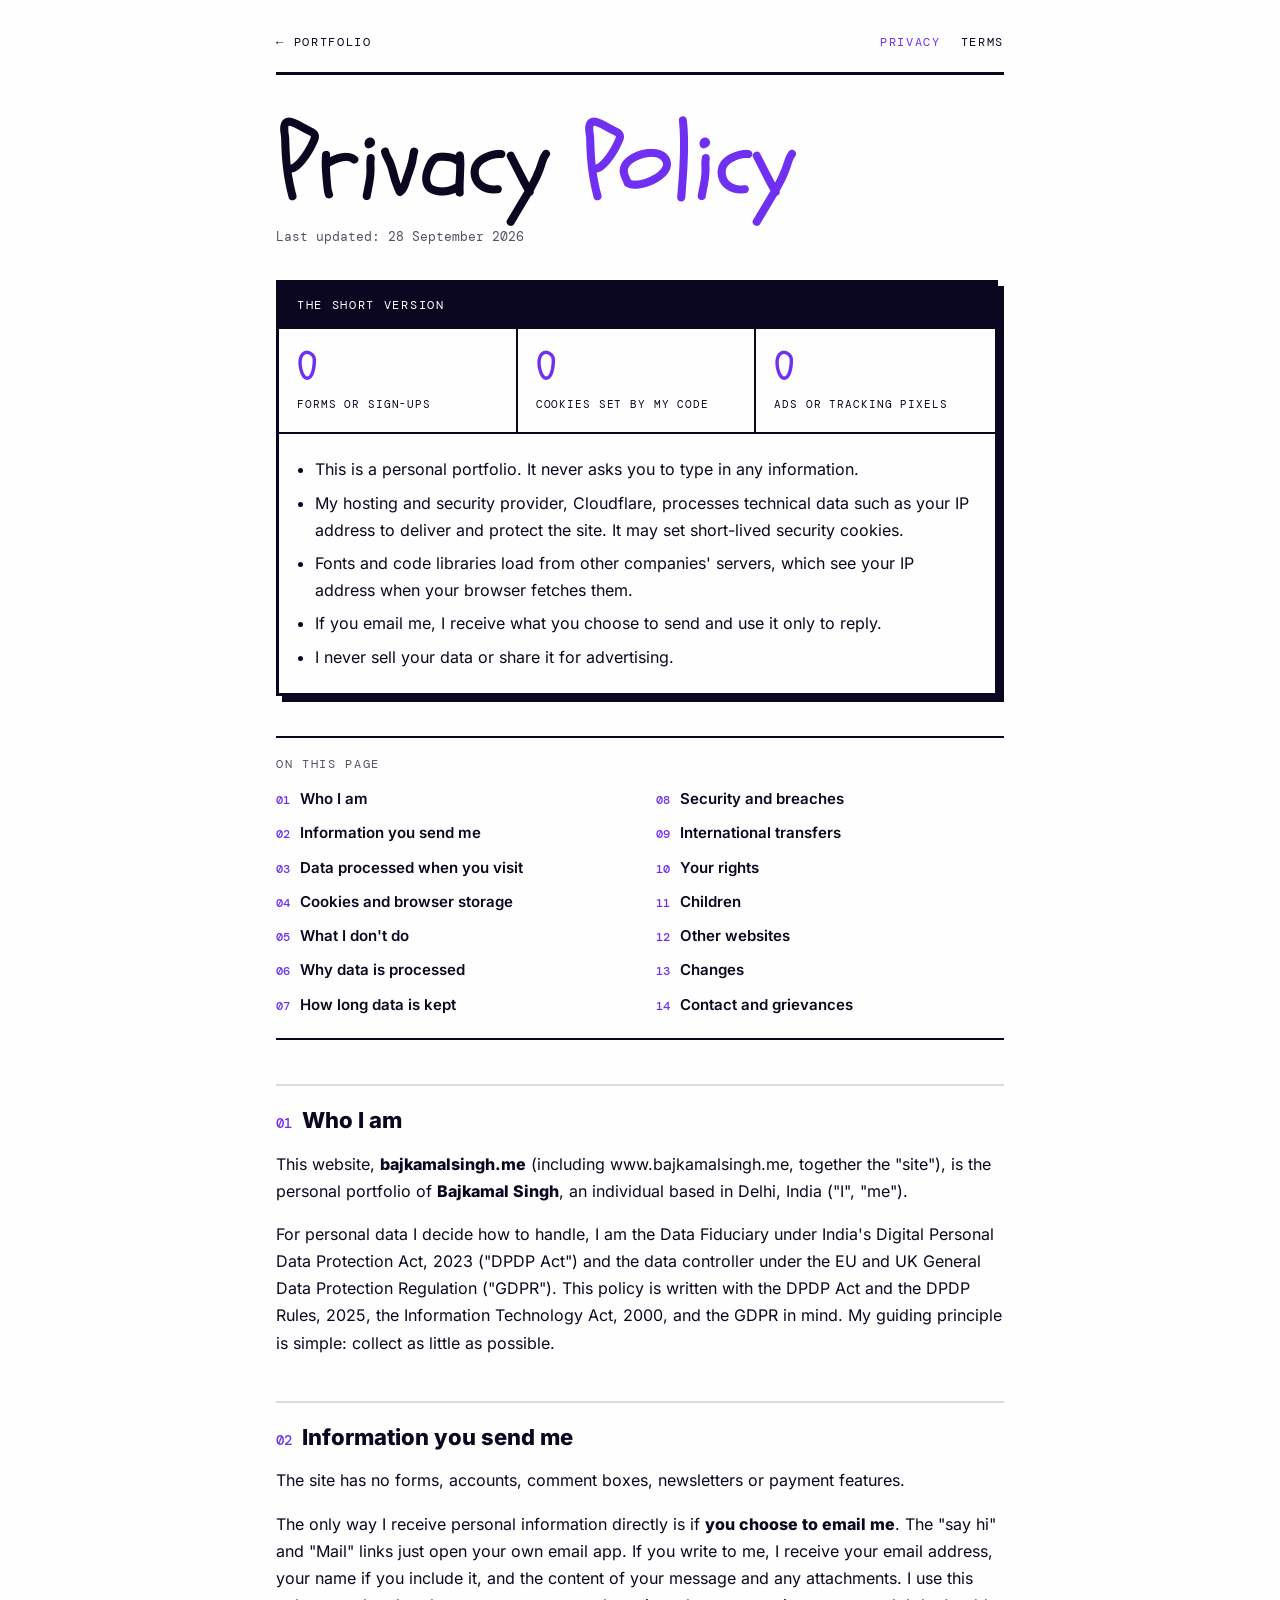
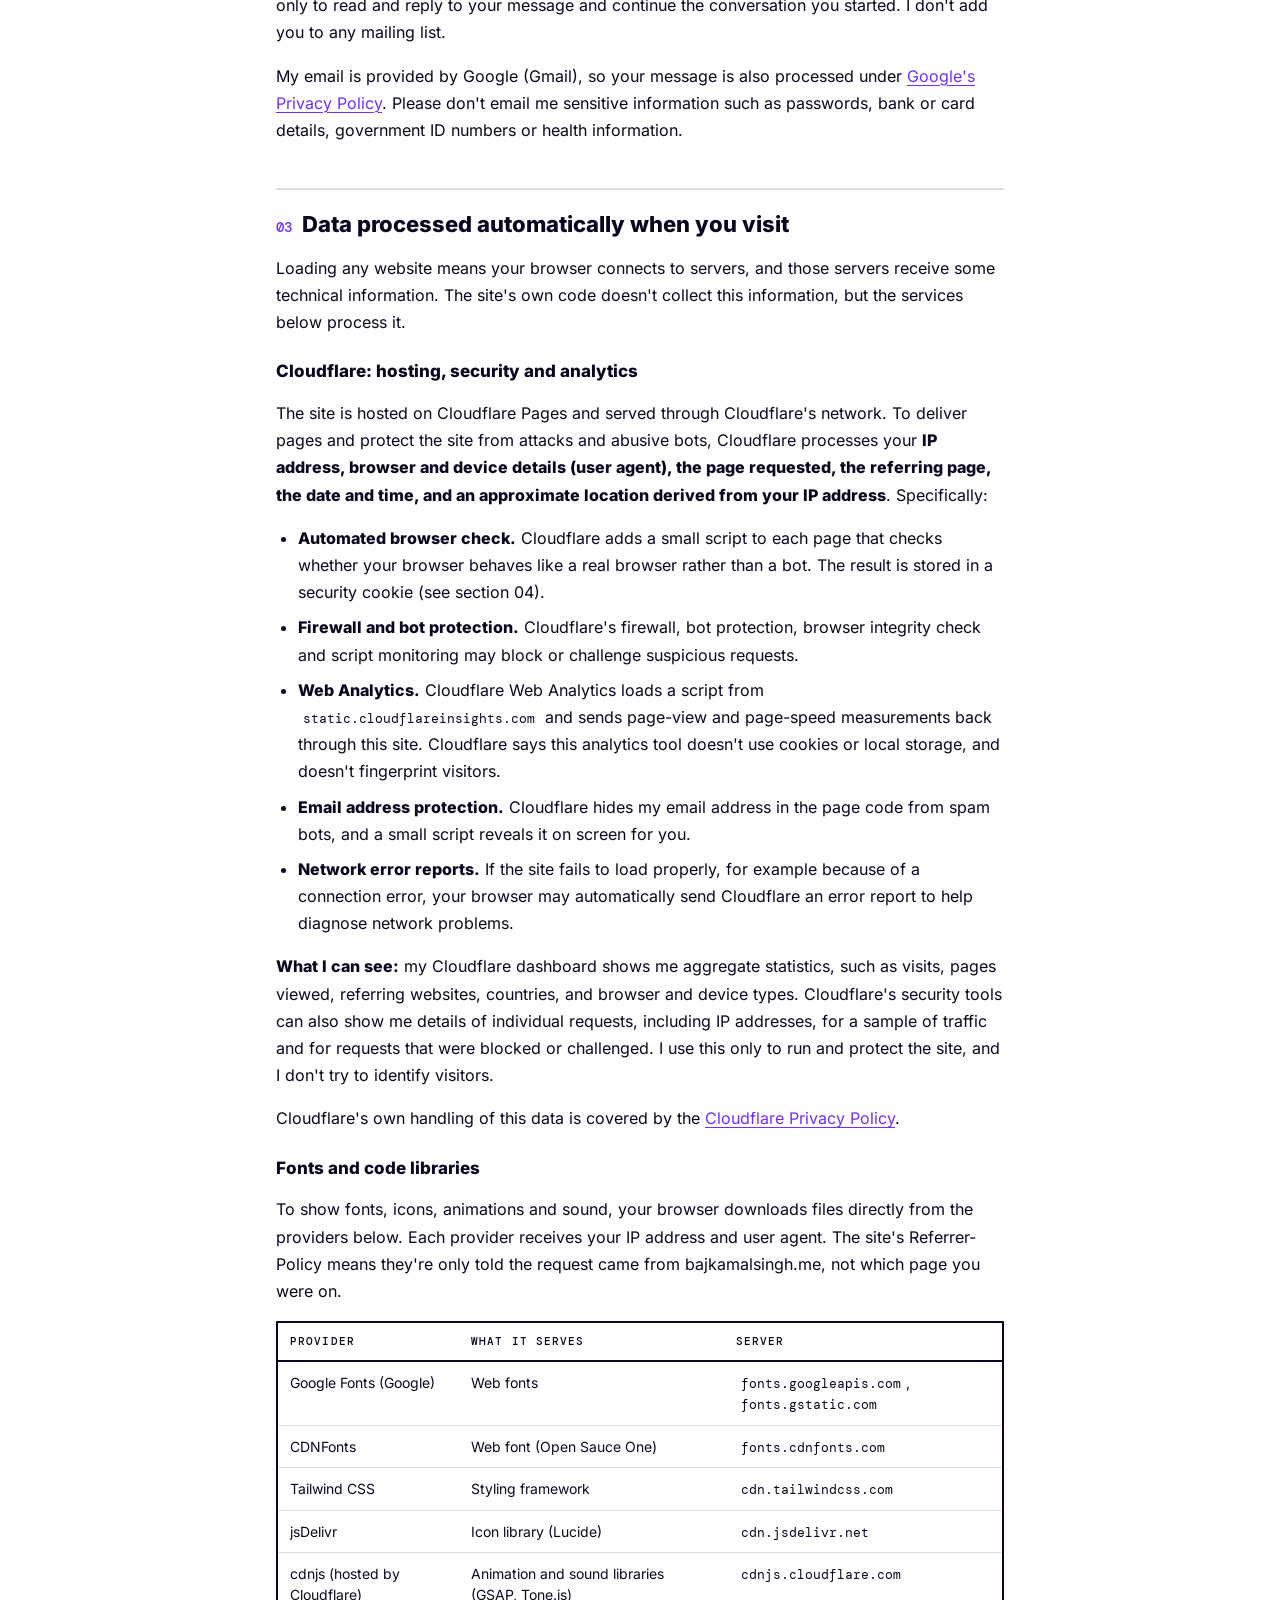
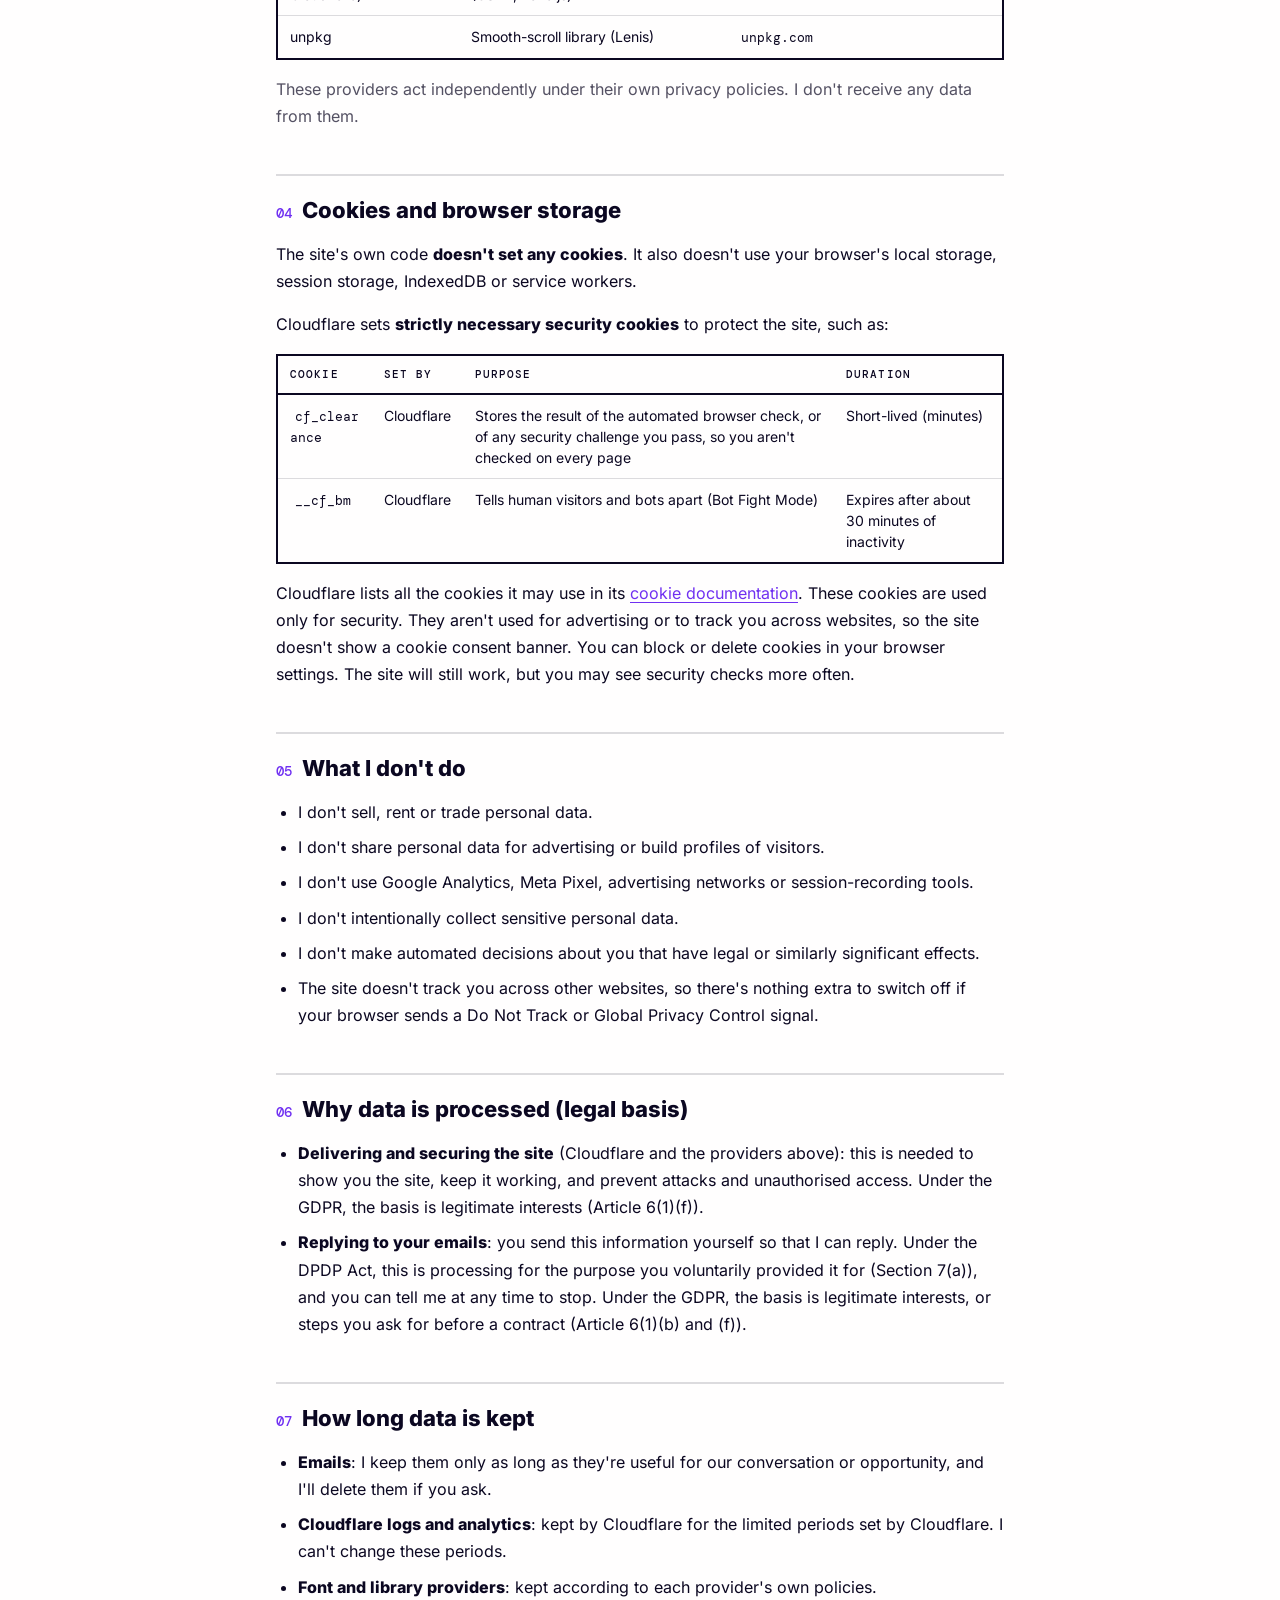
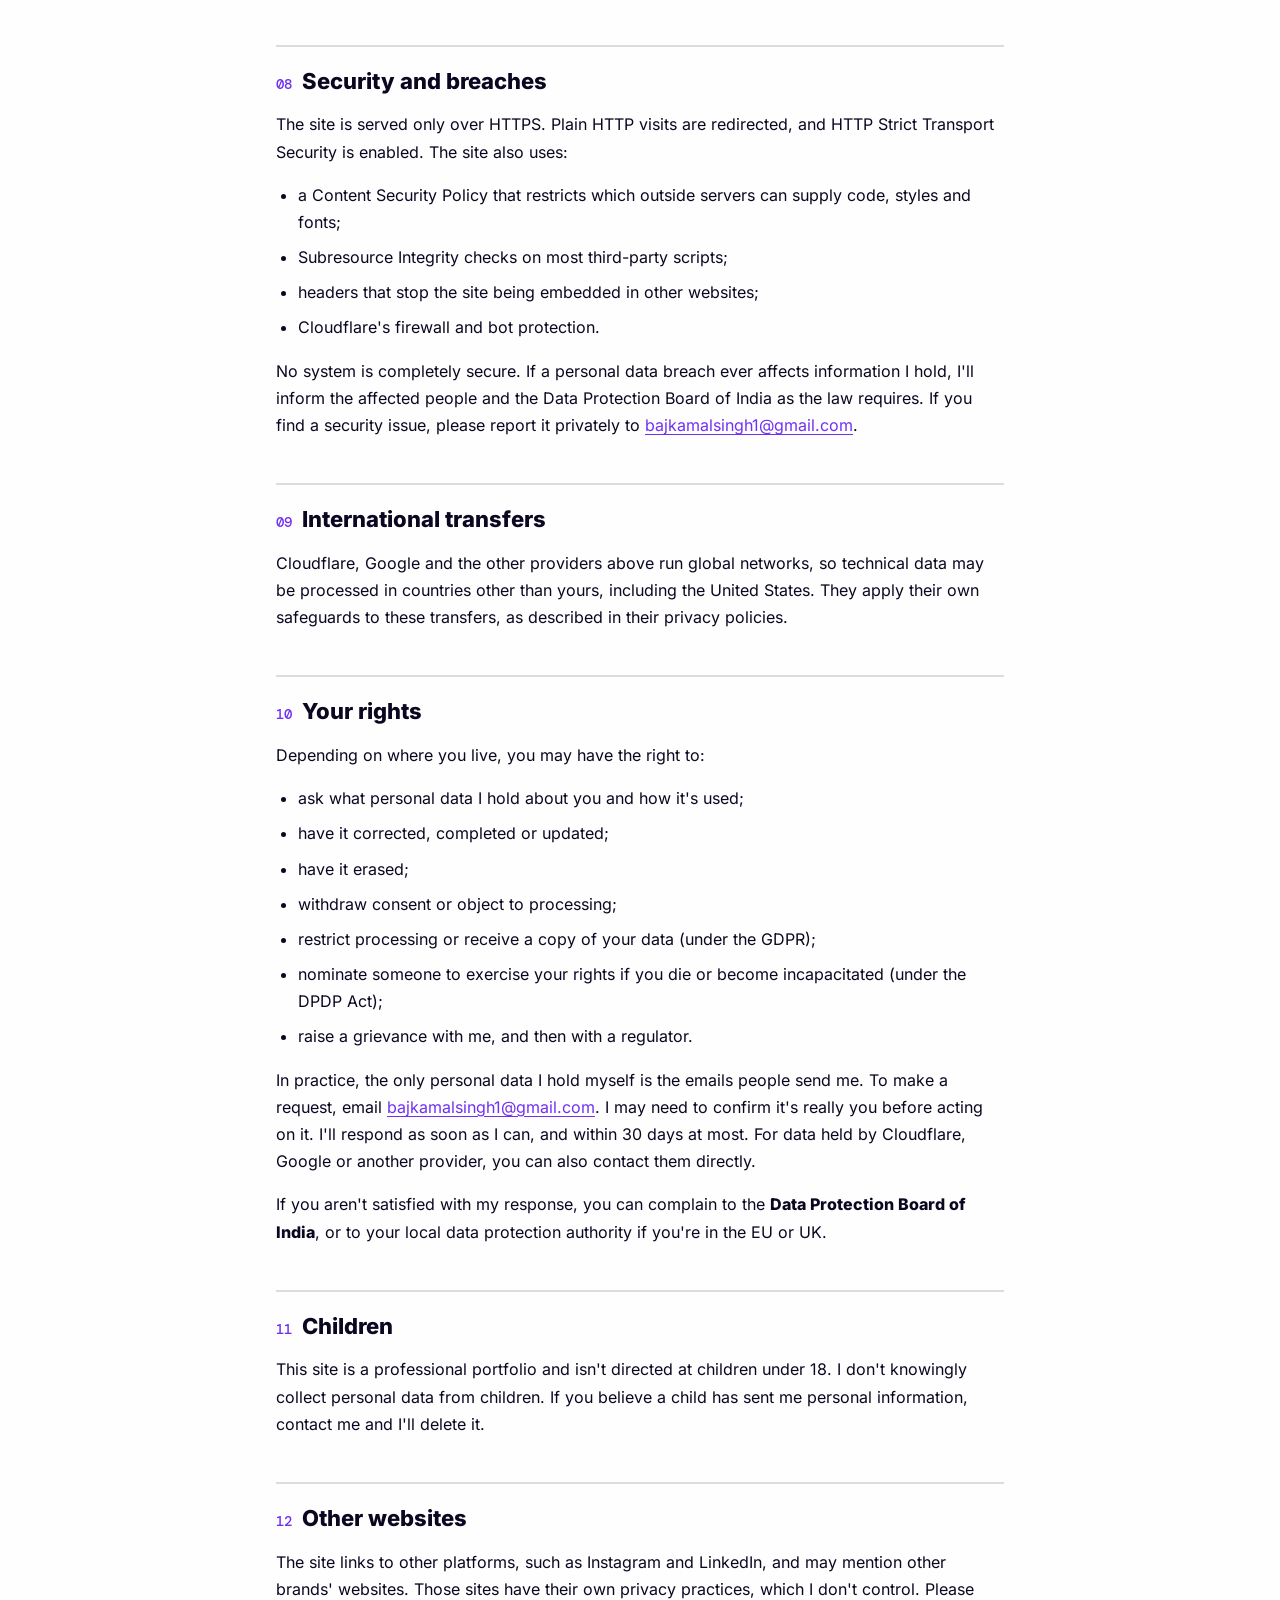
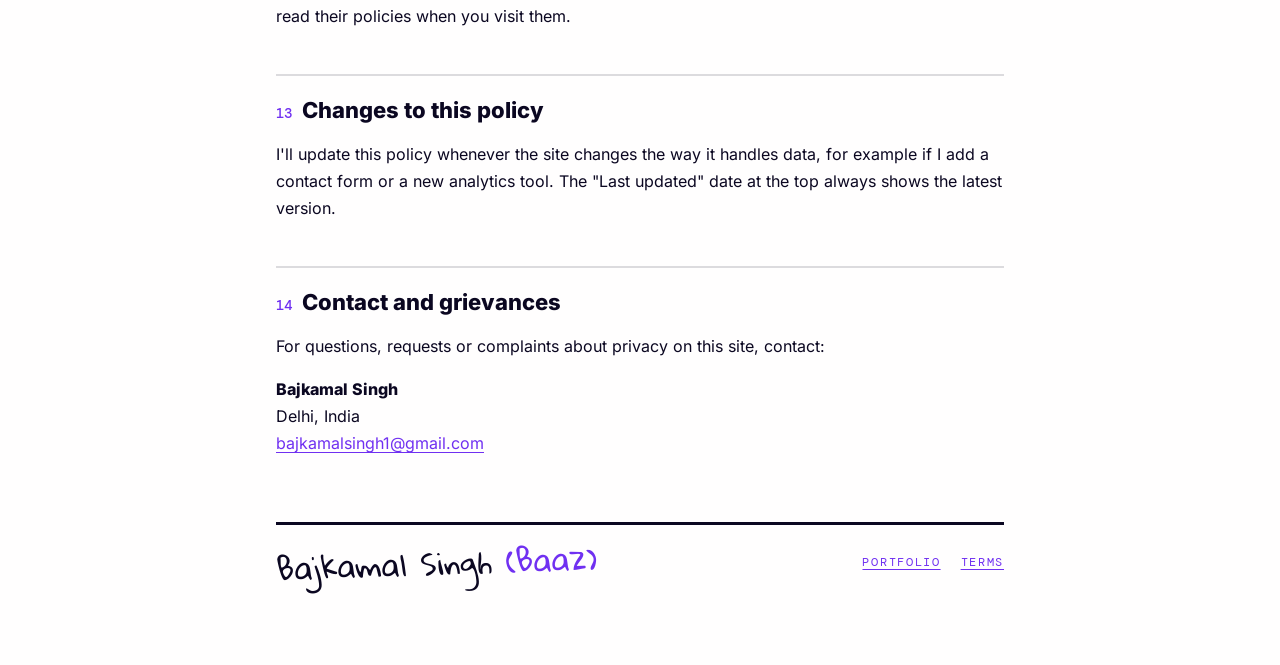
<file: pages/privacy.html>
<!DOCTYPE html>
<html lang="en">
<head>
    <meta charset="UTF-8">
    <meta name="viewport" content="width=device-width, initial-scale=1.0">
    <meta name="color-scheme" content="only light">
    <title>Privacy Policy | Bajkamal Singh</title>
    <meta name="description" content="Privacy Policy for bajkamalsingh.me — what data is processed when you visit this portfolio, by whom, and your rights.">

    
    
    <link href="../fonts/fontface-0.css" rel="stylesheet">

    <style>
        :root {
            --beige: #FFFEFE;
            --beige-dark: #FFFEFE;
            --blue: #7030F1;
            --navy: #0B0721;
            --muted: rgba(11,7,33,0.7);
            --rule: rgba(11,7,33,0.14);
        }
        *, *::before, *::after { box-sizing: border-box; }
        html { -webkit-text-size-adjust: 100%; scroll-behavior: smooth; }
        @media (prefers-reduced-motion: reduce) { html { scroll-behavior: auto; } }
        body {
            margin: 0;
            background: var(--beige);
            color: var(--navy);
            font-family: 'Inter', Arial, sans-serif;
            font-size: 16px;
            line-height: 1.7;
            overflow-wrap: break-word;
        }
        ::selection { background: var(--blue); color: var(--beige); }
        a { color: var(--blue); text-underline-offset: 3px; }
        a:focus-visible { outline: 2px solid var(--blue); outline-offset: 3px; }

        .wrap { max-width: 760px; margin: 0 auto; padding: 20px 16px 80px; }
        .topbar {
            display: flex; justify-content: space-between; align-items: center; gap: 16px;
            font-family: 'DM Mono', monospace; font-size: 12px; letter-spacing: 0.14em; text-transform: uppercase;
            padding-bottom: 8px; border-bottom: 3px solid var(--navy);
        }
        .topbar a { color: var(--navy); text-decoration: none; display: inline-flex; align-items: center; min-height: 44px; }
        .topbar a:hover { color: var(--blue); }
        .topbar nav { display: flex; gap: 20px; }
        .topbar nav a[aria-current="page"] { color: var(--blue); }

        h1 {
            font-family: 'Schoolbell', cursive; font-weight: 400;
            font-size: clamp(52px, 14vw, 104px); line-height: 0.95;
            margin: 40px 0 12px; letter-spacing: -0.01em;
        }
        h1 span { color: var(--blue); }
        .updated { font-family: 'DM Mono', monospace; font-size: 13px; color: var(--muted); margin: 0 0 32px; }

        .ledger {
            border: 3px solid var(--navy); background: #FFFEFE;
            box-shadow: 6px 6px 0 var(--navy);
            margin: 0 6px 40px 0;
        }
        .ledger-head {
            font-family: 'DM Mono', monospace; font-size: 12px; letter-spacing: 0.14em; text-transform: uppercase;
            padding: 12px 18px; border-bottom: 2px solid var(--navy); background: var(--navy); color: var(--beige);
        }
        .ledger-counts { display: grid; grid-template-columns: repeat(3, 1fr); border-bottom: 2px solid var(--navy); }
        .ledger-counts div { padding: 16px 18px; border-right: 2px solid var(--navy); }
        .ledger-counts div:last-child { border-right: 0; }
        .ledger-counts b { display: block; font-family: 'Schoolbell', cursive; font-weight: 400; font-size: 44px; line-height: 1; color: var(--blue); }
        .ledger-counts span { font-family: 'DM Mono', monospace; font-size: 11px; letter-spacing: 0.08em; text-transform: uppercase; }
        .ledger ul { margin: 0; padding: 16px 18px 16px 36px; }
        .ledger li { margin: 6px 0; }

        .toc { border-top: 2px solid var(--navy); border-bottom: 2px solid var(--navy); padding: 16px 0; margin: 0 0 8px; }
        .toc-title { font-family: 'DM Mono', monospace; font-size: 12px; letter-spacing: 0.14em; text-transform: uppercase; margin: 0 0 8px; color: var(--muted); }
        .toc ol { list-style: none; margin: 0; padding: 0; columns: 2; column-gap: 32px; }
        .toc li { margin: 0; break-inside: avoid; }
        .toc a { display: flex; gap: 10px; align-items: baseline; padding: 7px 0; color: var(--navy); text-decoration: none; font-weight: 600; font-size: 15px; line-height: 1.35; }
        .toc a:hover { color: var(--blue); }
        .toc a span { font-family: 'DM Mono', monospace; font-weight: 500; font-size: 12px; color: var(--blue); flex: 0 0 auto; }

        h2 {
            font-family: 'Inter', Arial, sans-serif; font-weight: 800; font-size: 22px; line-height: 1.3;
            margin: 44px 0 12px; padding-top: 20px; border-top: 2px solid var(--rule);
            scroll-margin-top: 12px;
        }
        h2 .n { font-family: 'DM Mono', monospace; font-weight: 500; font-size: 14px; color: var(--blue); margin-right: 10px; }
        h3 { font-size: 17px; font-weight: 800; margin: 24px 0 6px; line-height: 1.4; }
        ul { padding-left: 22px; }
        li { margin: 8px 0; }
        .muted { color: var(--muted); }

        .table-scroll { overflow-x: auto; margin: 16px 0; border: 2px solid var(--navy); background: #FFFEFE; }
        table { width: 100%; border-collapse: collapse; font-size: 14px; line-height: 1.5; }
        th, td { text-align: left; vertical-align: top; padding: 10px 12px; border-bottom: 1px solid var(--rule); }
        th { font-family: 'DM Mono', monospace; font-weight: 500; font-size: 11px; letter-spacing: 0.1em; text-transform: uppercase; background: var(--beige-dark); border-bottom: 2px solid var(--navy); }
        tr:last-child td { border-bottom: 0; }
        code { font-family: 'DM Mono', monospace; font-size: 13px; background: var(--beige-dark); padding: 1px 5px; overflow-wrap: anywhere; }

        .sign {
            margin-top: 64px; padding-top: 16px; border-top: 3px solid var(--navy);
            display: flex; flex-wrap: wrap; justify-content: space-between; align-items: center; gap: 12px 16px;
        }
        .sign .name { font-family: 'Gloria Hallelujah', cursive; font-size: 30px; line-height: 1.2; transform: rotate(-2deg); }
        .sign .name span { color: var(--blue); }
        .sign .links { font-family: 'DM Mono', monospace; font-size: 12px; letter-spacing: 0.14em; text-transform: uppercase; display: flex; gap: 20px; }
        .sign .links a { display: inline-flex; align-items: center; min-height: 44px; }

        .visually-hidden { position: absolute; width: 1px; height: 1px; padding: 0; margin: -1px; overflow: hidden; clip: rect(0, 0, 0, 0); white-space: nowrap; border: 0; }

        /* Phones: stack tables into cards so nothing needs sideways scrolling */
        @media (max-width: 600px) {
            .toc ol { columns: 1; }
            h2 { font-size: 20px; margin-top: 36px; }
            .ledger-counts { grid-template-columns: 1fr; }
            .ledger-counts div { border-right: 0; border-bottom: 2px solid var(--navy); display: flex; align-items: center; gap: 14px; padding: 12px 18px; }
            .ledger-counts div:last-child { border-bottom: 0; }
            .ledger-counts b { font-size: 38px; }
            .ledger ul { padding: 14px 16px 14px 32px; }

            .table-scroll { border: 0; background: transparent; overflow: visible; }
            .table-scroll thead { position: absolute; width: 1px; height: 1px; overflow: hidden; clip: rect(0, 0, 0, 0); }
            .table-scroll table, .table-scroll tbody, .table-scroll tr, .table-scroll td { display: block; width: 100%; }
            .table-scroll tr { background: #FFFEFE; border: 2px solid var(--navy); margin: 0 0 12px; }
            .table-scroll td { border-bottom: 1px solid var(--rule); padding: 10px 14px; font-size: 15px; }
            .table-scroll tr td:last-child { border-bottom: 0; }
            .table-scroll td::before {
                content: attr(data-label); display: block; margin-bottom: 2px;
                font-family: 'DM Mono', monospace; font-size: 11px; letter-spacing: 0.1em; text-transform: uppercase; color: var(--muted);
            }
        }
    </style>
</head>
<body>
    <div class="wrap">
        <header class="topbar">
            <a href="../index.html">&larr; Portfolio</a>
            <nav aria-label="Legal">
                <a href="privacy.html" aria-current="page">Privacy</a>
                <a href="terms.html">Terms</a>
            </nav>
        </header>

        <main>
            <h1>Privacy <span>Policy</span></h1>
            <p class="updated">Last updated: 28 September 2026</p>

            <section class="ledger" aria-label="Summary">
                <div class="ledger-head">The short version</div>
                <div class="ledger-counts">
                    <div><b>0</b><span>Forms or sign-ups</span></div>
                    <div><b>0</b><span>Cookies set by my code</span></div>
                    <div><b>0</b><span>Ads or tracking pixels</span></div>
                </div>
                <ul>
                    <li>This is a personal portfolio. It never asks you to type in any information.</li>
                    <li>My hosting and security provider, Cloudflare, processes technical data such as your IP address to deliver and protect the site. It may set short-lived security cookies.</li>
                    <li>Fonts and code libraries load from other companies' servers, which see your IP address when your browser fetches them.</li>
                    <li>If you email me, I receive what you choose to send and use it only to reply.</li>
                    <li>I never sell your data or share it for advertising.</li>
                </ul>
            </section>

            <nav class="toc" aria-label="Contents">
                <p class="toc-title">On this page</p>
                <ol>
                    <li><a href="#who"><span>01</span>Who I am</a></li>
                    <li><a href="#direct"><span>02</span>Information you send me</a></li>
                    <li><a href="#automatic"><span>03</span>Data processed when you visit</a></li>
                    <li><a href="#cookies"><span>04</span>Cookies and browser storage</a></li>
                    <li><a href="#dont"><span>05</span>What I don't do</a></li>
                    <li><a href="#basis"><span>06</span>Why data is processed</a></li>
                    <li><a href="#retention"><span>07</span>How long data is kept</a></li>
                    <li><a href="#security"><span>08</span>Security and breaches</a></li>
                    <li><a href="#transfers"><span>09</span>International transfers</a></li>
                    <li><a href="#rights"><span>10</span>Your rights</a></li>
                    <li><a href="#children"><span>11</span>Children</a></li>
                    <li><a href="#links"><span>12</span>Other websites</a></li>
                    <li><a href="#changes"><span>13</span>Changes</a></li>
                    <li><a href="#contact"><span>14</span>Contact and grievances</a></li>
                </ol>
            </nav>

            <h2 id="who"><span class="n">01</span>Who I am</h2>
            <p>This website, <strong>bajkamalsingh.me</strong> (including www.bajkamalsingh.me, together the "site"), is the personal portfolio of <strong>Bajkamal Singh</strong>, an individual based in Delhi, India ("I", "me").</p>
            <p>For personal data I decide how to handle, I am the Data Fiduciary under India's Digital Personal Data Protection Act, 2023 ("DPDP Act") and the data controller under the EU and UK General Data Protection Regulation ("GDPR"). This policy is written with the DPDP Act and the DPDP Rules, 2025, the Information Technology Act, 2000, and the GDPR in mind. My guiding principle is simple: collect as little as possible.</p>

            <h2 id="direct"><span class="n">02</span>Information you send me</h2>
            <p>The site has no forms, accounts, comment boxes, newsletters or payment features.</p>
            <p>The only way I receive personal information directly is if <strong>you choose to email me</strong>. The "say hi" and "Mail" links just open your own email app. If you write to me, I receive your email address, your name if you include it, and the content of your message and any attachments. I use this only to read and reply to your message and continue the conversation you started. I don't add you to any mailing list.</p>
            <p>My email is provided by Google (Gmail), so your message is also processed under <a href="https://policies.google.com/privacy" target="_blank" rel="noopener noreferrer">Google's Privacy Policy</a>. Please don't email me sensitive information such as passwords, bank or card details, government ID numbers or health information.</p>

            <h2 id="automatic"><span class="n">03</span>Data processed automatically when you visit</h2>
            <p>Loading any website means your browser connects to servers, and those servers receive some technical information. The site's own code doesn't collect this information, but the services below process it.</p>

            <h3>Cloudflare: hosting, security and analytics</h3>
            <p>The site is hosted on Cloudflare Pages and served through Cloudflare's network. To deliver pages and protect the site from attacks and abusive bots, Cloudflare processes your <strong>IP address, browser and device details (user agent), the page requested, the referring page, the date and time, and an approximate location derived from your IP address</strong>. Specifically:</p>
            <ul>
                <li><strong>Automated browser check.</strong> Cloudflare adds a small script to each page that checks whether your browser behaves like a real browser rather than a bot. The result is stored in a security cookie (see section 04).</li>
                <li><strong>Firewall and bot protection.</strong> Cloudflare's firewall, bot protection, browser integrity check and script monitoring may block or challenge suspicious requests.</li>
                <li><strong>Web Analytics.</strong> Cloudflare Web Analytics loads a script from <code>static.cloudflareinsights.com</code> and sends page-view and page-speed measurements back through this site. Cloudflare says this analytics tool doesn't use cookies or local storage, and doesn't fingerprint visitors.</li>
                <li><strong>Email address protection.</strong> Cloudflare hides my email address in the page code from spam bots, and a small script reveals it on screen for you.</li>
                <li><strong>Network error reports.</strong> If the site fails to load properly, for example because of a connection error, your browser may automatically send Cloudflare an error report to help diagnose network problems.</li>
            </ul>
            <p><strong>What I can see:</strong> my Cloudflare dashboard shows me aggregate statistics, such as visits, pages viewed, referring websites, countries, and browser and device types. Cloudflare's security tools can also show me details of individual requests, including IP addresses, for a sample of traffic and for requests that were blocked or challenged. I use this only to run and protect the site, and I don't try to identify visitors.</p>
            <p>Cloudflare's own handling of this data is covered by the <a href="https://www.cloudflare.com/privacypolicy/" target="_blank" rel="noopener noreferrer">Cloudflare Privacy Policy</a>.</p>

            <h3>Fonts and code libraries</h3>
            <p>To show fonts, icons, animations and sound, your browser downloads files directly from the providers below. Each provider receives your IP address and user agent. The site's Referrer-Policy means they're only told the request came from bajkamalsingh.me, not which page you were on.</p>
            <div class="table-scroll">
                <table>
                    <thead>
                        <tr><th scope="col">Provider</th><th scope="col">What it serves</th><th scope="col">Server</th></tr>
                    </thead>
                    <tbody>
                        <tr><td data-label="Provider">Google Fonts (Google)</td><td data-label="What it serves">Web fonts</td><td data-label="Server"><code>fonts.googleapis.com</code>, <code>fonts.gstatic.com</code></td></tr>
                        <tr><td data-label="Provider">CDNFonts</td><td data-label="What it serves">Web font (Open Sauce One)</td><td data-label="Server"><code>fonts.cdnfonts.com</code></td></tr>
                        <tr><td data-label="Provider">Tailwind CSS</td><td data-label="What it serves">Styling framework</td><td data-label="Server"><code>cdn.tailwindcss.com</code></td></tr>
                        <tr><td data-label="Provider">jsDelivr</td><td data-label="What it serves">Icon library (Lucide)</td><td data-label="Server"><code>cdn.jsdelivr.net</code></td></tr>
                        <tr><td data-label="Provider">cdnjs (hosted by Cloudflare)</td><td data-label="What it serves">Animation and sound libraries (GSAP, Tone.js)</td><td data-label="Server"><code>cdnjs.cloudflare.com</code></td></tr>
                        <tr><td data-label="Provider">unpkg</td><td data-label="What it serves">Smooth-scroll library (Lenis)</td><td data-label="Server"><code>unpkg.com</code></td></tr>
                    </tbody>
                </table>
            </div>
            <p class="muted">These providers act independently under their own privacy policies. I don't receive any data from them.</p>

            <h2 id="cookies"><span class="n">04</span>Cookies and browser storage</h2>
            <p>The site's own code <strong>doesn't set any cookies</strong>. It also doesn't use your browser's local storage, session storage, IndexedDB or service workers.</p>
            <p>Cloudflare sets <strong>strictly necessary security cookies</strong> to protect the site, such as:</p>
            <div class="table-scroll">
                <table>
                    <thead>
                        <tr><th scope="col">Cookie</th><th scope="col">Set by</th><th scope="col">Purpose</th><th scope="col">Duration</th></tr>
                    </thead>
                    <tbody>
                        <tr><td data-label="Cookie"><code>cf_clearance</code></td><td data-label="Set by">Cloudflare</td><td data-label="Purpose">Stores the result of the automated browser check, or of any security challenge you pass, so you aren't checked on every page</td><td data-label="Duration">Short-lived (minutes)</td></tr>
                        <tr><td data-label="Cookie"><code>__cf_bm</code></td><td data-label="Set by">Cloudflare</td><td data-label="Purpose">Tells human visitors and bots apart (Bot Fight Mode)</td><td data-label="Duration">Expires after about 30 minutes of inactivity</td></tr>
                    </tbody>
                </table>
            </div>
            <p>Cloudflare lists all the cookies it may use in its <a href="https://developers.cloudflare.com/fundamentals/reference/policies-compliances/cloudflare-cookies/" target="_blank" rel="noopener noreferrer">cookie documentation</a>. These cookies are used only for security. They aren't used for advertising or to track you across websites, so the site doesn't show a cookie consent banner. You can block or delete cookies in your browser settings. The site will still work, but you may see security checks more often.</p>

            <h2 id="dont"><span class="n">05</span>What I don't do</h2>
            <ul>
                <li>I don't sell, rent or trade personal data.</li>
                <li>I don't share personal data for advertising or build profiles of visitors.</li>
                <li>I don't use Google Analytics, Meta Pixel, advertising networks or session-recording tools.</li>
                <li>I don't intentionally collect sensitive personal data.</li>
                <li>I don't make automated decisions about you that have legal or similarly significant effects.</li>
                <li>The site doesn't track you across other websites, so there's nothing extra to switch off if your browser sends a Do Not Track or Global Privacy Control signal.</li>
            </ul>

            <h2 id="basis"><span class="n">06</span>Why data is processed (legal basis)</h2>
            <ul>
                <li><strong>Delivering and securing the site</strong> (Cloudflare and the providers above): this is needed to show you the site, keep it working, and prevent attacks and unauthorised access. Under the GDPR, the basis is legitimate interests (Article 6(1)(f)).</li>
                <li><strong>Replying to your emails</strong>: you send this information yourself so that I can reply. Under the DPDP Act, this is processing for the purpose you voluntarily provided it for (Section 7(a)), and you can tell me at any time to stop. Under the GDPR, the basis is legitimate interests, or steps you ask for before a contract (Article 6(1)(b) and (f)).</li>
            </ul>

            <h2 id="retention"><span class="n">07</span>How long data is kept</h2>
            <ul>
                <li><strong>Emails</strong>: I keep them only as long as they're useful for our conversation or opportunity, and I'll delete them if you ask.</li>
                <li><strong>Cloudflare logs and analytics</strong>: kept by Cloudflare for the limited periods set by Cloudflare. I can't change these periods.</li>
                <li><strong>Font and library providers</strong>: kept according to each provider's own policies.</li>
            </ul>

            <h2 id="security"><span class="n">08</span>Security and breaches</h2>
            <p>The site is served only over HTTPS. Plain HTTP visits are redirected, and HTTP Strict Transport Security is enabled. The site also uses:</p>
            <ul>
                <li>a Content Security Policy that restricts which outside servers can supply code, styles and fonts;</li>
                <li>Subresource Integrity checks on most third-party scripts;</li>
                <li>headers that stop the site being embedded in other websites;</li>
                <li>Cloudflare's firewall and bot protection.</li>
            </ul>
            <p>No system is completely secure. If a personal data breach ever affects information I hold, I'll inform the affected people and the Data Protection Board of India as the law requires. If you find a security issue, please report it privately to <a href="mailto:bajkamalsingh1@gmail.com">bajkamalsingh1@gmail.com</a>.</p>

            <h2 id="transfers"><span class="n">09</span>International transfers</h2>
            <p>Cloudflare, Google and the other providers above run global networks, so technical data may be processed in countries other than yours, including the United States. They apply their own safeguards to these transfers, as described in their privacy policies.</p>

            <h2 id="rights"><span class="n">10</span>Your rights</h2>
            <p>Depending on where you live, you may have the right to:</p>
            <ul>
                <li>ask what personal data I hold about you and how it's used;</li>
                <li>have it corrected, completed or updated;</li>
                <li>have it erased;</li>
                <li>withdraw consent or object to processing;</li>
                <li>restrict processing or receive a copy of your data (under the GDPR);</li>
                <li>nominate someone to exercise your rights if you die or become incapacitated (under the DPDP Act);</li>
                <li>raise a grievance with me, and then with a regulator.</li>
            </ul>
            <p>In practice, the only personal data I hold myself is the emails people send me. To make a request, email <a href="mailto:bajkamalsingh1@gmail.com">bajkamalsingh1@gmail.com</a>. I may need to confirm it's really you before acting on it. I'll respond as soon as I can, and within 30 days at most. For data held by Cloudflare, Google or another provider, you can also contact them directly.</p>
            <p>If you aren't satisfied with my response, you can complain to the <strong>Data Protection Board of India</strong>, or to your local data protection authority if you're in the EU or UK.</p>

            <h2 id="children"><span class="n">11</span>Children</h2>
            <p>This site is a professional portfolio and isn't directed at children under 18. I don't knowingly collect personal data from children. If you believe a child has sent me personal information, contact me and I'll delete it.</p>

            <h2 id="links"><span class="n">12</span>Other websites</h2>
            <p>The site links to other platforms, such as Instagram and LinkedIn, and may mention other brands' websites. Those sites have their own privacy practices, which I don't control. Please read their policies when you visit them.</p>

            <h2 id="changes"><span class="n">13</span>Changes to this policy</h2>
            <p>I'll update this policy whenever the site changes the way it handles data, for example if I add a contact form or a new analytics tool. The "Last updated" date at the top always shows the latest version.</p>

            <h2 id="contact"><span class="n">14</span>Contact and grievances</h2>
            <p>For questions, requests or complaints about privacy on this site, contact:</p>
            <p><strong>Bajkamal Singh</strong><br>Delhi, India<br><a href="mailto:bajkamalsingh1@gmail.com">bajkamalsingh1@gmail.com</a></p>
        </main>

        <footer class="sign">
            <div class="name">Bajkamal Singh <span>(Baaz)</span></div>
            <div class="links">
                <a href="../index.html">Portfolio</a>
                <a href="terms.html">Terms</a>
            </div>
        </footer>
    </div>

</body>
</html>
</file>
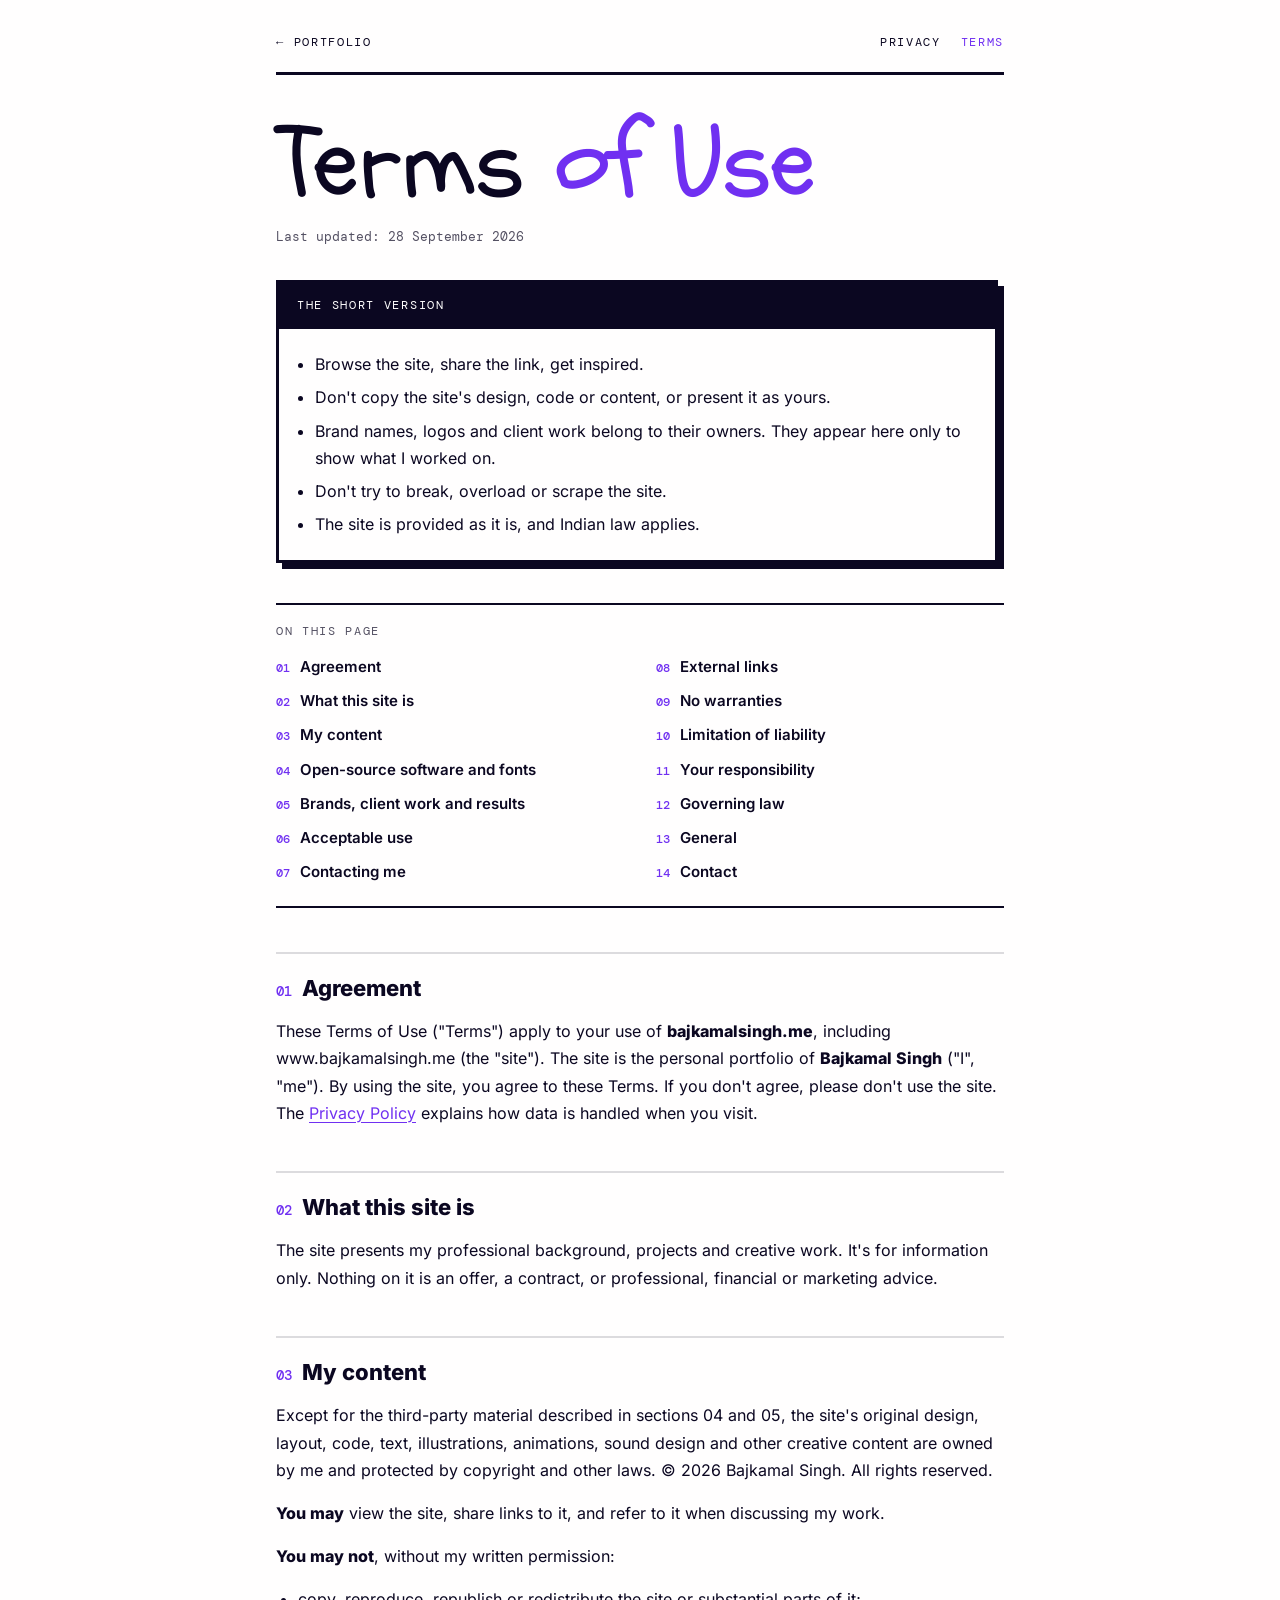
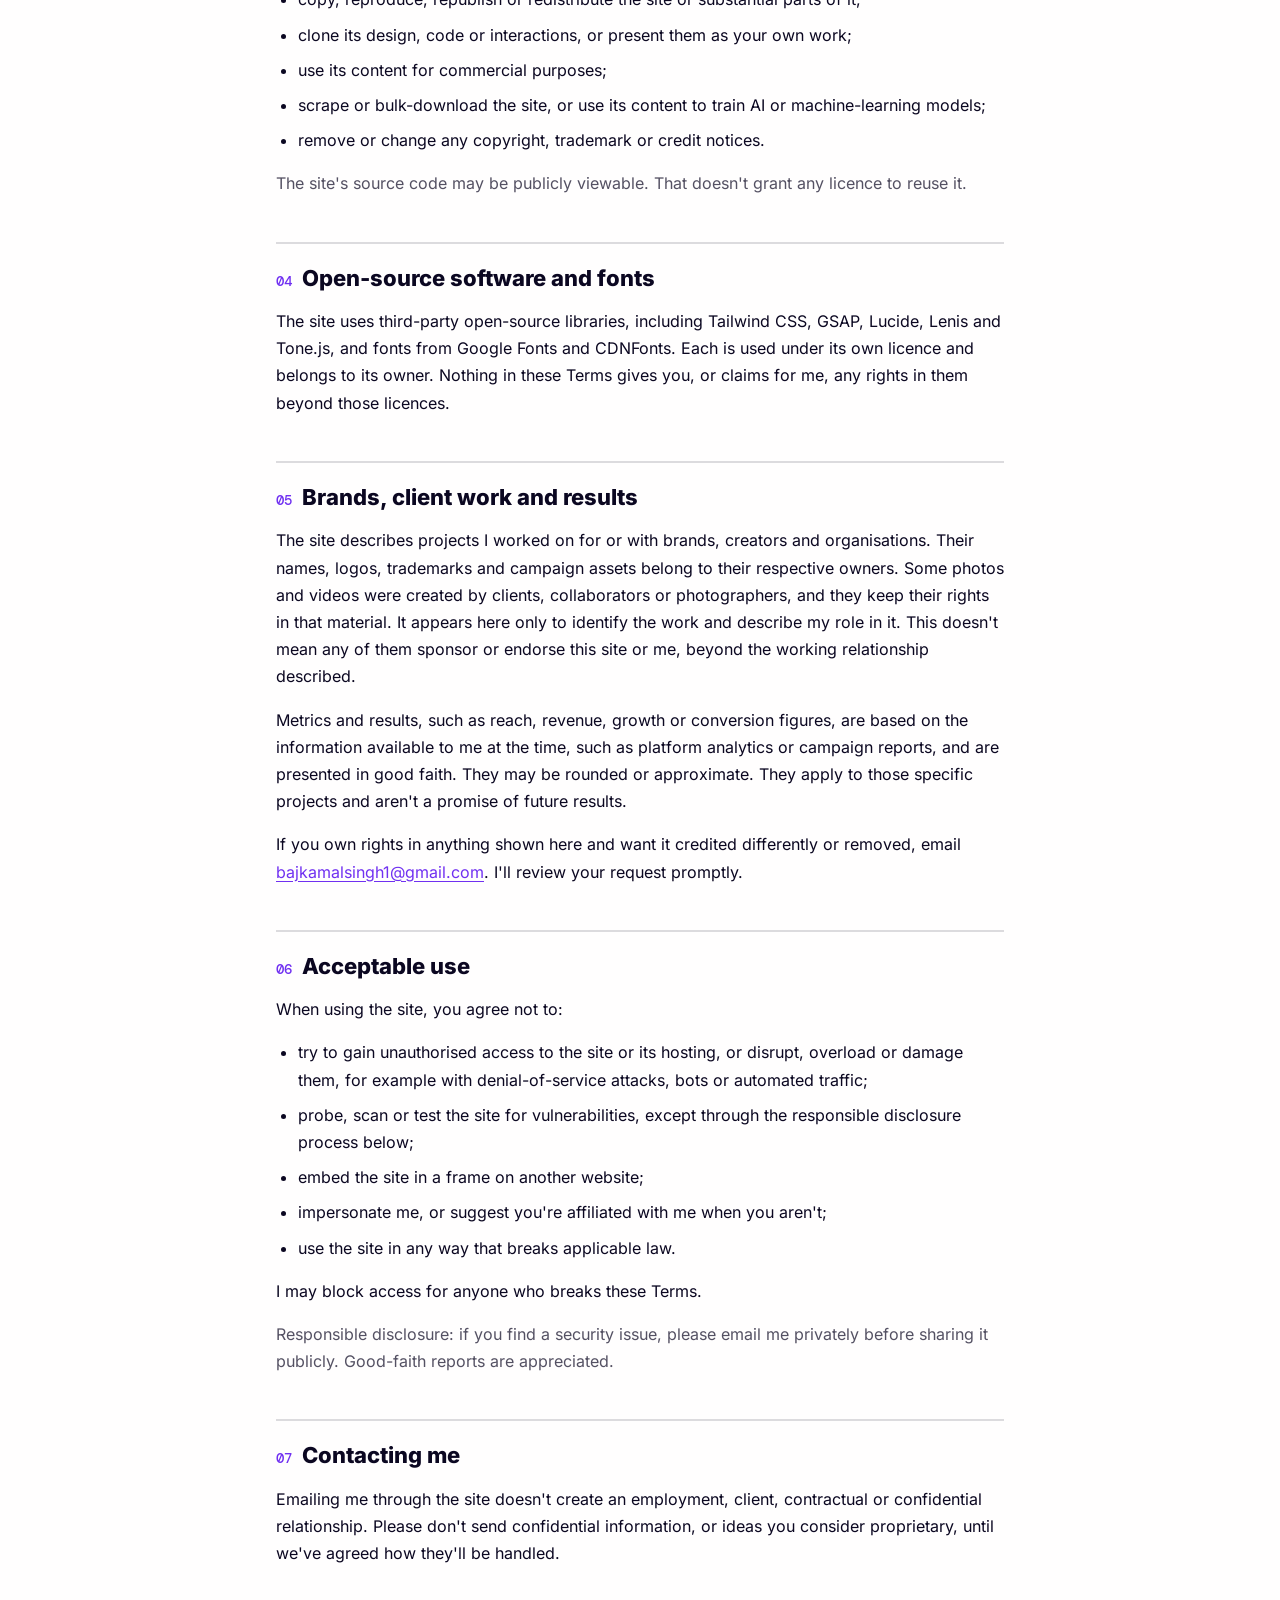
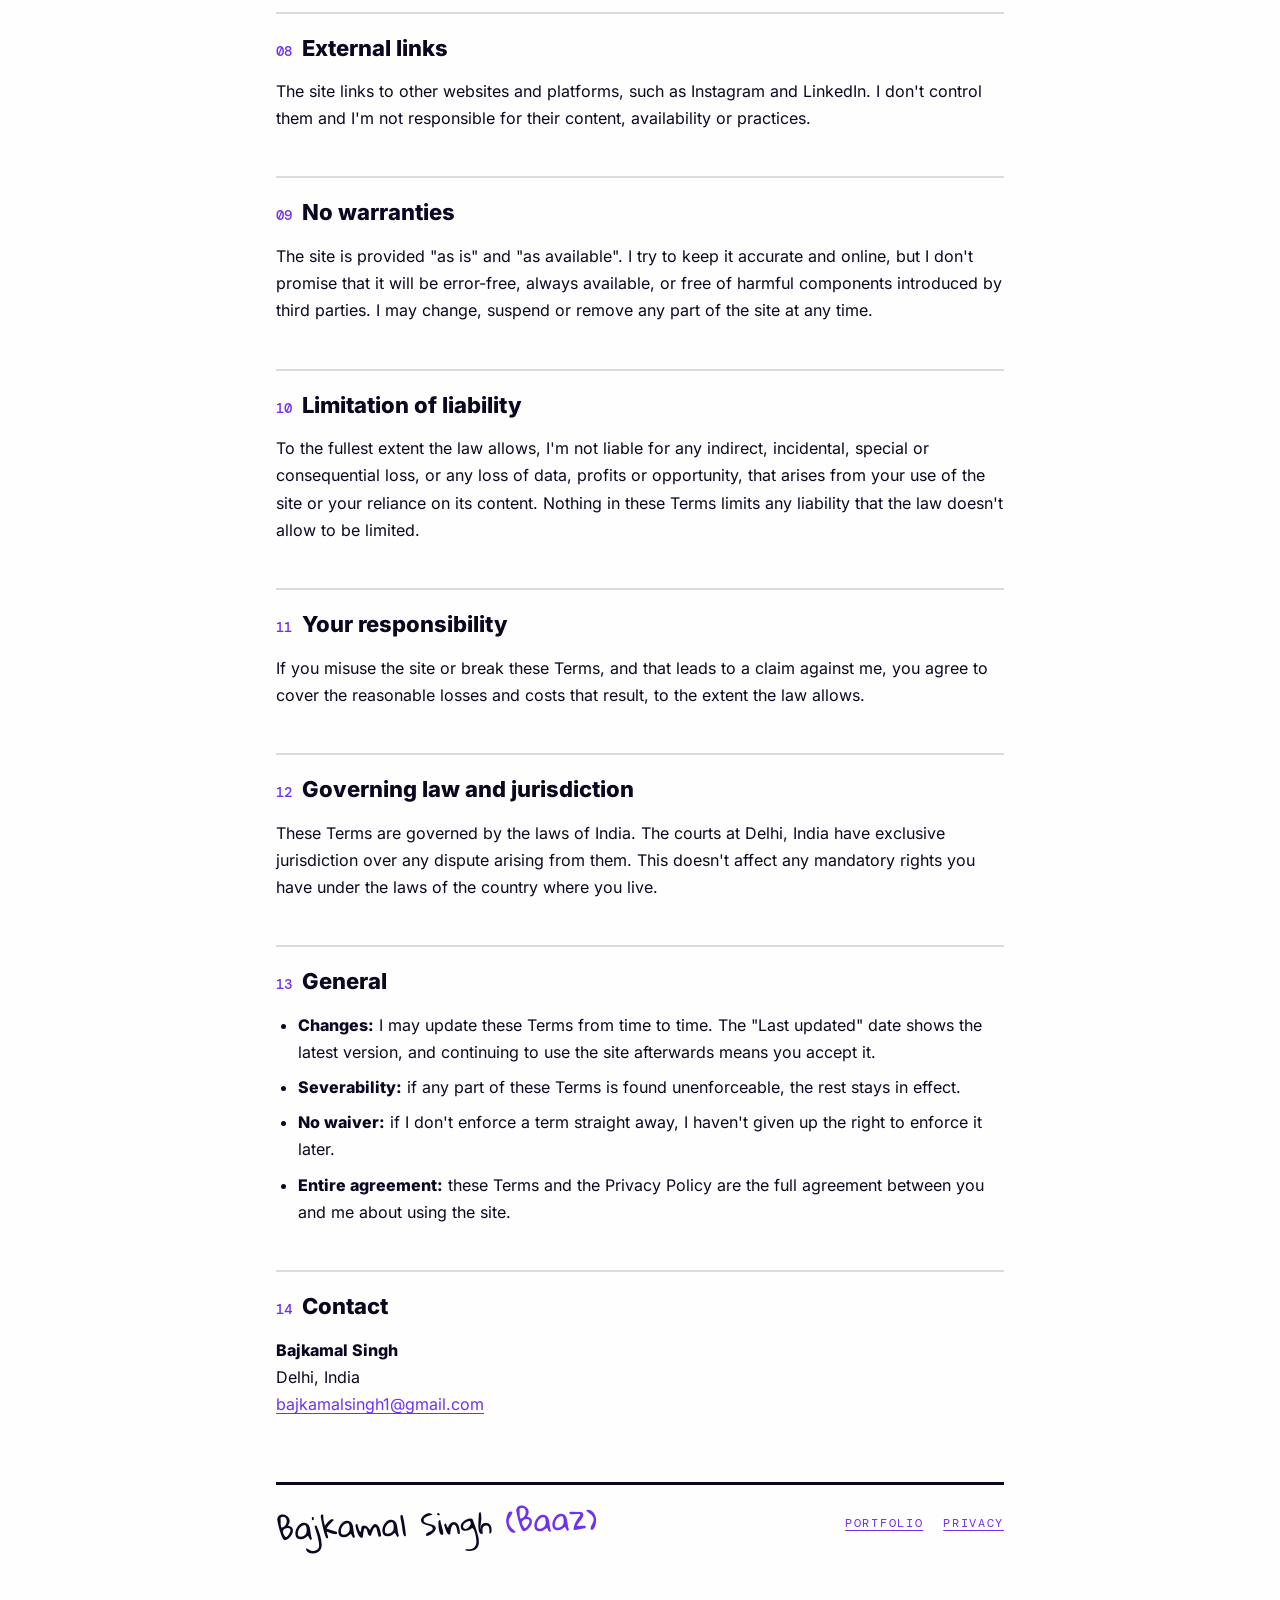
<file: pages/terms.html>
<!DOCTYPE html>
<html lang="en">
<head>
    <meta charset="UTF-8">
    <meta name="viewport" content="width=device-width, initial-scale=1.0">
    <meta name="color-scheme" content="only light">
    <title>Terms of Use | Bajkamal Singh</title>
    <meta name="description" content="Terms of Use for bajkamalsingh.me — ownership of content, third-party work and trademarks, acceptable use and legal terms.">

    
    
    <link href="../fonts/fontface-0.css" rel="stylesheet">

    <style>
        :root {
            --beige: #FFFEFE;
            --beige-dark: #FFFEFE;
            --blue: #7030F1;
            --navy: #0B0721;
            --muted: rgba(11,7,33,0.7);
            --rule: rgba(11,7,33,0.14);
        }
        *, *::before, *::after { box-sizing: border-box; }
        html { -webkit-text-size-adjust: 100%; scroll-behavior: smooth; }
        @media (prefers-reduced-motion: reduce) { html { scroll-behavior: auto; } }
        body {
            margin: 0;
            background: var(--beige);
            color: var(--navy);
            font-family: 'Inter', Arial, sans-serif;
            font-size: 16px;
            line-height: 1.7;
            overflow-wrap: break-word;
        }
        ::selection { background: var(--blue); color: var(--beige); }
        a { color: var(--blue); text-underline-offset: 3px; }
        a:focus-visible { outline: 2px solid var(--blue); outline-offset: 3px; }

        .wrap { max-width: 760px; margin: 0 auto; padding: 20px 16px 80px; }
        .topbar {
            display: flex; justify-content: space-between; align-items: center; gap: 16px;
            font-family: 'DM Mono', monospace; font-size: 12px; letter-spacing: 0.14em; text-transform: uppercase;
            padding-bottom: 8px; border-bottom: 3px solid var(--navy);
        }
        .topbar a { color: var(--navy); text-decoration: none; display: inline-flex; align-items: center; min-height: 44px; }
        .topbar a:hover { color: var(--blue); }
        .topbar nav { display: flex; gap: 20px; }
        .topbar nav a[aria-current="page"] { color: var(--blue); }

        h1 {
            font-family: 'Schoolbell', cursive; font-weight: 400;
            font-size: clamp(52px, 14vw, 104px); line-height: 0.95;
            margin: 40px 0 12px; letter-spacing: -0.01em;
        }
        h1 span { color: var(--blue); }
        .updated { font-family: 'DM Mono', monospace; font-size: 13px; color: var(--muted); margin: 0 0 32px; }

        .ledger {
            border: 3px solid var(--navy); background: #FFFEFE;
            box-shadow: 6px 6px 0 var(--navy);
            margin: 0 6px 40px 0;
        }
        .ledger-head {
            font-family: 'DM Mono', monospace; font-size: 12px; letter-spacing: 0.14em; text-transform: uppercase;
            padding: 12px 18px; border-bottom: 2px solid var(--navy); background: var(--navy); color: var(--beige);
        }
        .ledger ul { margin: 0; padding: 16px 18px 16px 36px; }
        .ledger li { margin: 6px 0; }

        .toc { border-top: 2px solid var(--navy); border-bottom: 2px solid var(--navy); padding: 16px 0; margin: 0 0 8px; }
        .toc-title { font-family: 'DM Mono', monospace; font-size: 12px; letter-spacing: 0.14em; text-transform: uppercase; margin: 0 0 8px; color: var(--muted); }
        .toc ol { list-style: none; margin: 0; padding: 0; columns: 2; column-gap: 32px; }
        .toc li { margin: 0; break-inside: avoid; }
        .toc a { display: flex; gap: 10px; align-items: baseline; padding: 7px 0; color: var(--navy); text-decoration: none; font-weight: 600; font-size: 15px; line-height: 1.35; }
        .toc a:hover { color: var(--blue); }
        .toc a span { font-family: 'DM Mono', monospace; font-weight: 500; font-size: 12px; color: var(--blue); flex: 0 0 auto; }

        h2 {
            font-family: 'Inter', Arial, sans-serif; font-weight: 800; font-size: 22px; line-height: 1.3;
            margin: 44px 0 12px; padding-top: 20px; border-top: 2px solid var(--rule);
            scroll-margin-top: 12px;
        }
        h2 .n { font-family: 'DM Mono', monospace; font-weight: 500; font-size: 14px; color: var(--blue); margin-right: 10px; }
        ul { padding-left: 22px; }
        li { margin: 8px 0; }
        .muted { color: var(--muted); }

        .sign {
            margin-top: 64px; padding-top: 16px; border-top: 3px solid var(--navy);
            display: flex; flex-wrap: wrap; justify-content: space-between; align-items: center; gap: 12px 16px;
        }
        .sign .name { font-family: 'Gloria Hallelujah', cursive; font-size: 30px; line-height: 1.2; transform: rotate(-2deg); }
        .sign .name span { color: var(--blue); }
        .sign .links { font-family: 'DM Mono', monospace; font-size: 12px; letter-spacing: 0.14em; text-transform: uppercase; display: flex; gap: 20px; }
        .sign .links a { display: inline-flex; align-items: center; min-height: 44px; }

        @media (max-width: 600px) {
            .toc ol { columns: 1; }
            h2 { font-size: 20px; margin-top: 36px; }
            .ledger ul { padding: 14px 16px 14px 32px; }
        }
    </style>
</head>
<body>
    <div class="wrap">
        <header class="topbar">
            <a href="../index.html">&larr; Portfolio</a>
            <nav aria-label="Legal">
                <a href="privacy.html">Privacy</a>
                <a href="terms.html" aria-current="page">Terms</a>
            </nav>
        </header>

        <main>
            <h1>Terms <span>of Use</span></h1>
            <p class="updated">Last updated: 28 September 2026</p>

            <section class="ledger" aria-label="Summary">
                <div class="ledger-head">The short version</div>
                <ul>
                    <li>Browse the site, share the link, get inspired.</li>
                    <li>Don't copy the site's design, code or content, or present it as yours.</li>
                    <li>Brand names, logos and client work belong to their owners. They appear here only to show what I worked on.</li>
                    <li>Don't try to break, overload or scrape the site.</li>
                    <li>The site is provided as it is, and Indian law applies.</li>
                </ul>
            </section>

            <nav class="toc" aria-label="Contents">
                <p class="toc-title">On this page</p>
                <ol>
                    <li><a href="#agreement"><span>01</span>Agreement</a></li>
                    <li><a href="#about"><span>02</span>What this site is</a></li>
                    <li><a href="#ownership"><span>03</span>My content</a></li>
                    <li><a href="#open-source"><span>04</span>Open-source software and fonts</a></li>
                    <li><a href="#third-party"><span>05</span>Brands, client work and results</a></li>
                    <li><a href="#use"><span>06</span>Acceptable use</a></li>
                    <li><a href="#contacting"><span>07</span>Contacting me</a></li>
                    <li><a href="#external"><span>08</span>External links</a></li>
                    <li><a href="#warranty"><span>09</span>No warranties</a></li>
                    <li><a href="#liability"><span>10</span>Limitation of liability</a></li>
                    <li><a href="#responsibility"><span>11</span>Your responsibility</a></li>
                    <li><a href="#law"><span>12</span>Governing law</a></li>
                    <li><a href="#general"><span>13</span>General</a></li>
                    <li><a href="#contact"><span>14</span>Contact</a></li>
                </ol>
            </nav>

            <h2 id="agreement"><span class="n">01</span>Agreement</h2>
            <p>These Terms of Use ("Terms") apply to your use of <strong>bajkamalsingh.me</strong>, including www.bajkamalsingh.me (the "site"). The site is the personal portfolio of <strong>Bajkamal Singh</strong> ("I", "me"). By using the site, you agree to these Terms. If you don't agree, please don't use the site. The <a href="privacy.html">Privacy Policy</a> explains how data is handled when you visit.</p>

            <h2 id="about"><span class="n">02</span>What this site is</h2>
            <p>The site presents my professional background, projects and creative work. It's for information only. Nothing on it is an offer, a contract, or professional, financial or marketing advice.</p>

            <h2 id="ownership"><span class="n">03</span>My content</h2>
            <p>Except for the third-party material described in sections 04 and 05, the site's original design, layout, code, text, illustrations, animations, sound design and other creative content are owned by me and protected by copyright and other laws. &copy; 2026 Bajkamal Singh. All rights reserved.</p>
            <p><strong>You may</strong> view the site, share links to it, and refer to it when discussing my work.</p>
            <p><strong>You may not</strong>, without my written permission:</p>
            <ul>
                <li>copy, reproduce, republish or redistribute the site or substantial parts of it;</li>
                <li>clone its design, code or interactions, or present them as your own work;</li>
                <li>use its content for commercial purposes;</li>
                <li>scrape or bulk-download the site, or use its content to train AI or machine-learning models;</li>
                <li>remove or change any copyright, trademark or credit notices.</li>
            </ul>
            <p class="muted">The site's source code may be publicly viewable. That doesn't grant any licence to reuse it.</p>

            <h2 id="open-source"><span class="n">04</span>Open-source software and fonts</h2>
            <p>The site uses third-party open-source libraries, including Tailwind CSS, GSAP, Lucide, Lenis and Tone.js, and fonts from Google Fonts and CDNFonts. Each is used under its own licence and belongs to its owner. Nothing in these Terms gives you, or claims for me, any rights in them beyond those licences.</p>

            <h2 id="third-party"><span class="n">05</span>Brands, client work and results</h2>
            <p>The site describes projects I worked on for or with brands, creators and organisations. Their names, logos, trademarks and campaign assets belong to their respective owners. Some photos and videos were created by clients, collaborators or photographers, and they keep their rights in that material. It appears here only to identify the work and describe my role in it. This doesn't mean any of them sponsor or endorse this site or me, beyond the working relationship described.</p>
            <p>Metrics and results, such as reach, revenue, growth or conversion figures, are based on the information available to me at the time, such as platform analytics or campaign reports, and are presented in good faith. They may be rounded or approximate. They apply to those specific projects and aren't a promise of future results.</p>
            <p>If you own rights in anything shown here and want it credited differently or removed, email <a href="mailto:bajkamalsingh1@gmail.com">bajkamalsingh1@gmail.com</a>. I'll review your request promptly.</p>

            <h2 id="use"><span class="n">06</span>Acceptable use</h2>
            <p>When using the site, you agree not to:</p>
            <ul>
                <li>try to gain unauthorised access to the site or its hosting, or disrupt, overload or damage them, for example with denial-of-service attacks, bots or automated traffic;</li>
                <li>probe, scan or test the site for vulnerabilities, except through the responsible disclosure process below;</li>
                <li>embed the site in a frame on another website;</li>
                <li>impersonate me, or suggest you're affiliated with me when you aren't;</li>
                <li>use the site in any way that breaks applicable law.</li>
            </ul>
            <p>I may block access for anyone who breaks these Terms.</p>
            <p class="muted">Responsible disclosure: if you find a security issue, please email me privately before sharing it publicly. Good-faith reports are appreciated.</p>

            <h2 id="contacting"><span class="n">07</span>Contacting me</h2>
            <p>Emailing me through the site doesn't create an employment, client, contractual or confidential relationship. Please don't send confidential information, or ideas you consider proprietary, until we've agreed how they'll be handled.</p>

            <h2 id="external"><span class="n">08</span>External links</h2>
            <p>The site links to other websites and platforms, such as Instagram and LinkedIn. I don't control them and I'm not responsible for their content, availability or practices.</p>

            <h2 id="warranty"><span class="n">09</span>No warranties</h2>
            <p>The site is provided "as is" and "as available". I try to keep it accurate and online, but I don't promise that it will be error-free, always available, or free of harmful components introduced by third parties. I may change, suspend or remove any part of the site at any time.</p>

            <h2 id="liability"><span class="n">10</span>Limitation of liability</h2>
            <p>To the fullest extent the law allows, I'm not liable for any indirect, incidental, special or consequential loss, or any loss of data, profits or opportunity, that arises from your use of the site or your reliance on its content. Nothing in these Terms limits any liability that the law doesn't allow to be limited.</p>

            <h2 id="responsibility"><span class="n">11</span>Your responsibility</h2>
            <p>If you misuse the site or break these Terms, and that leads to a claim against me, you agree to cover the reasonable losses and costs that result, to the extent the law allows.</p>

            <h2 id="law"><span class="n">12</span>Governing law and jurisdiction</h2>
            <p>These Terms are governed by the laws of India. The courts at Delhi, India have exclusive jurisdiction over any dispute arising from them. This doesn't affect any mandatory rights you have under the laws of the country where you live.</p>

            <h2 id="general"><span class="n">13</span>General</h2>
            <ul>
                <li><strong>Changes:</strong> I may update these Terms from time to time. The "Last updated" date shows the latest version, and continuing to use the site afterwards means you accept it.</li>
                <li><strong>Severability:</strong> if any part of these Terms is found unenforceable, the rest stays in effect.</li>
                <li><strong>No waiver:</strong> if I don't enforce a term straight away, I haven't given up the right to enforce it later.</li>
                <li><strong>Entire agreement:</strong> these Terms and the Privacy Policy are the full agreement between you and me about using the site.</li>
            </ul>

            <h2 id="contact"><span class="n">14</span>Contact</h2>
            <p><strong>Bajkamal Singh</strong><br>Delhi, India<br><a href="mailto:bajkamalsingh1@gmail.com">bajkamalsingh1@gmail.com</a></p>
        </main>

        <footer class="sign">
            <div class="name">Bajkamal Singh <span>(Baaz)</span></div>
            <div class="links">
                <a href="../index.html">Portfolio</a>
                <a href="privacy.html">Privacy</a>
            </div>
        </footer>
    </div>

</body>
</html>
</file>
<file: fonts/fontface-0.css>
@font-face {
  font-family: 'Bebas Neue';
  font-style: normal;
  font-weight: 400;
  font-display: swap;
  src: url(./c921b0a4deab0e7f.ttf) format('truetype');
}
@font-face {
  font-family: 'DM Mono';
  font-style: normal;
  font-weight: 400;
  font-display: swap;
  src: url(./38f8abefb8f859c4.ttf) format('truetype');
}
@font-face {
  font-family: 'DM Mono';
  font-style: normal;
  font-weight: 500;
  font-display: swap;
  src: url(./4da63a1b968e240d.ttf) format('truetype');
}
@font-face {
  font-family: 'DM Sans';
  font-style: italic;
  font-weight: 400;
  font-display: swap;
  src: url(./24ba74e1b36dbe94.ttf) format('truetype');
}
@font-face {
  font-family: 'DM Sans';
  font-style: normal;
  font-weight: 300;
  font-display: swap;
  src: url(./86b5709fc72608e5.ttf) format('truetype');
}
@font-face {
  font-family: 'DM Sans';
  font-style: normal;
  font-weight: 400;
  font-display: swap;
  src: url(./0569c822cab6c510.ttf) format('truetype');
}
@font-face {
  font-family: 'DM Sans';
  font-style: normal;
  font-weight: 500;
  font-display: swap;
  src: url(./9bd8ba39c9d55e06.ttf) format('truetype');
}
@font-face {
  font-family: 'DM Sans';
  font-style: normal;
  font-weight: 600;
  font-display: swap;
  src: url(./18e69125ce1f964e.ttf) format('truetype');
}
@font-face {
  font-family: 'Dr Sugiyama';
  font-style: normal;
  font-weight: 400;
  font-display: swap;
  src: url(./ef9dae774a9c69b6.ttf) format('truetype');
}
@font-face {
  font-family: 'Gloria Hallelujah';
  font-style: normal;
  font-weight: 400;
  font-display: swap;
  src: url(./2aaed2a39c83c739.ttf) format('truetype');
}
@font-face {
  font-family: 'Inter';
  font-style: normal;
  font-weight: 400;
  font-display: swap;
  src: url(./a699af1dea30b799.ttf) format('truetype');
}
@font-face {
  font-family: 'Inter';
  font-style: normal;
  font-weight: 600;
  font-display: swap;
  src: url(./87e867b52640b3b3.ttf) format('truetype');
}
@font-face {
  font-family: 'Inter';
  font-style: normal;
  font-weight: 800;
  font-display: swap;
  src: url(./2f6c206f7c744148.ttf) format('truetype');
}
@font-face {
  font-family: 'Inter';
  font-style: normal;
  font-weight: 900;
  font-display: swap;
  src: url(./861da2b4255e09a6.ttf) format('truetype');
}
@font-face {
  font-family: 'Lilita One';
  font-style: normal;
  font-weight: 400;
  font-display: swap;
  src: url(./c23794f2b7791600.ttf) format('truetype');
}
@font-face {
  font-family: 'Schoolbell';
  font-style: normal;
  font-weight: 400;
  font-display: swap;
  src: url(./0dbf406bf63dc086.ttf) format('truetype');
}
@font-face {
  font-family: 'Teko';
  font-style: normal;
  font-weight: 400;
  font-display: swap;
  src: url(./16928d19380a9022.ttf) format('truetype');
}
@font-face {
  font-family: 'Teko';
  font-style: normal;
  font-weight: 500;
  font-display: swap;
  src: url(./8e7e9632917b263e.ttf) format('truetype');
}
@font-face {
  font-family: 'Teko';
  font-style: normal;
  font-weight: 600;
  font-display: swap;
  src: url(./6e1b1034537e9b7e.ttf) format('truetype');
}
@font-face {
  font-family: 'Teko';
  font-style: normal;
  font-weight: 700;
  font-display: swap;
  src: url(./016f3b8b15e0e45d.ttf) format('truetype');
}
</file>
